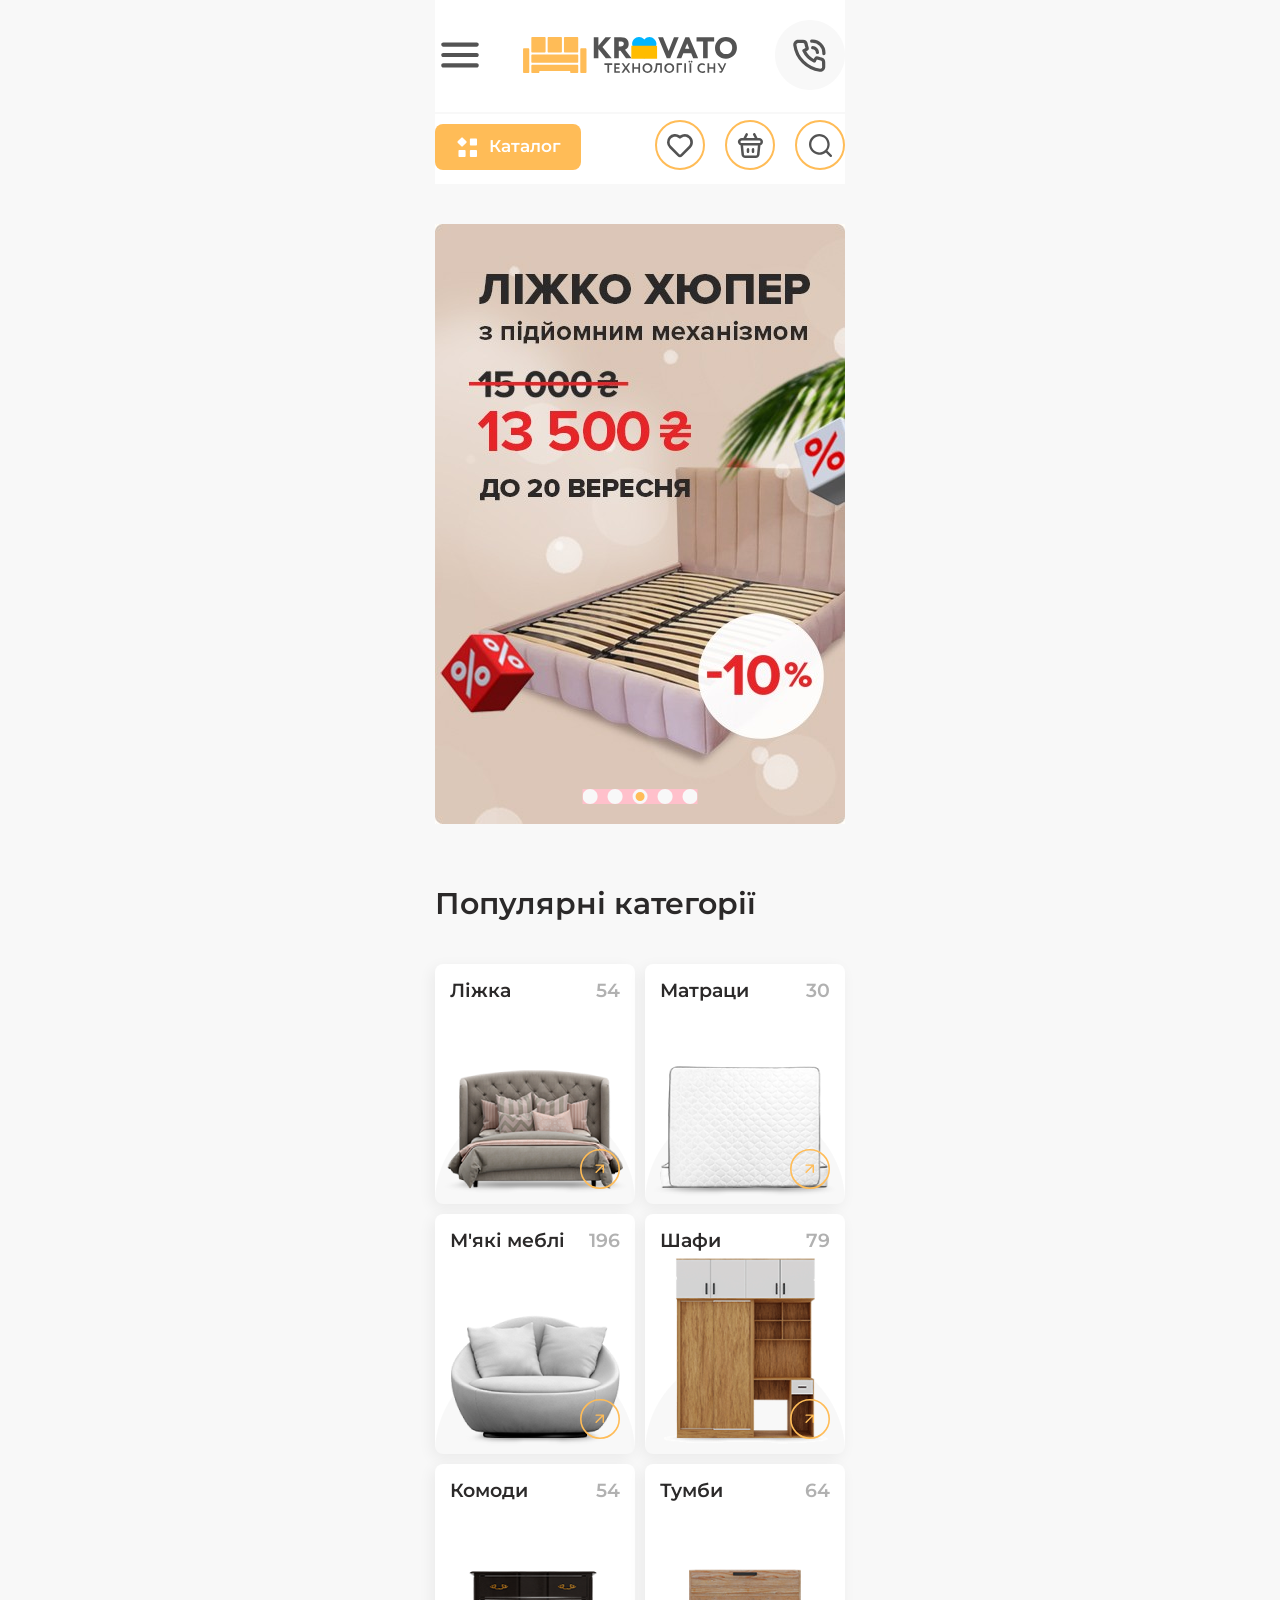
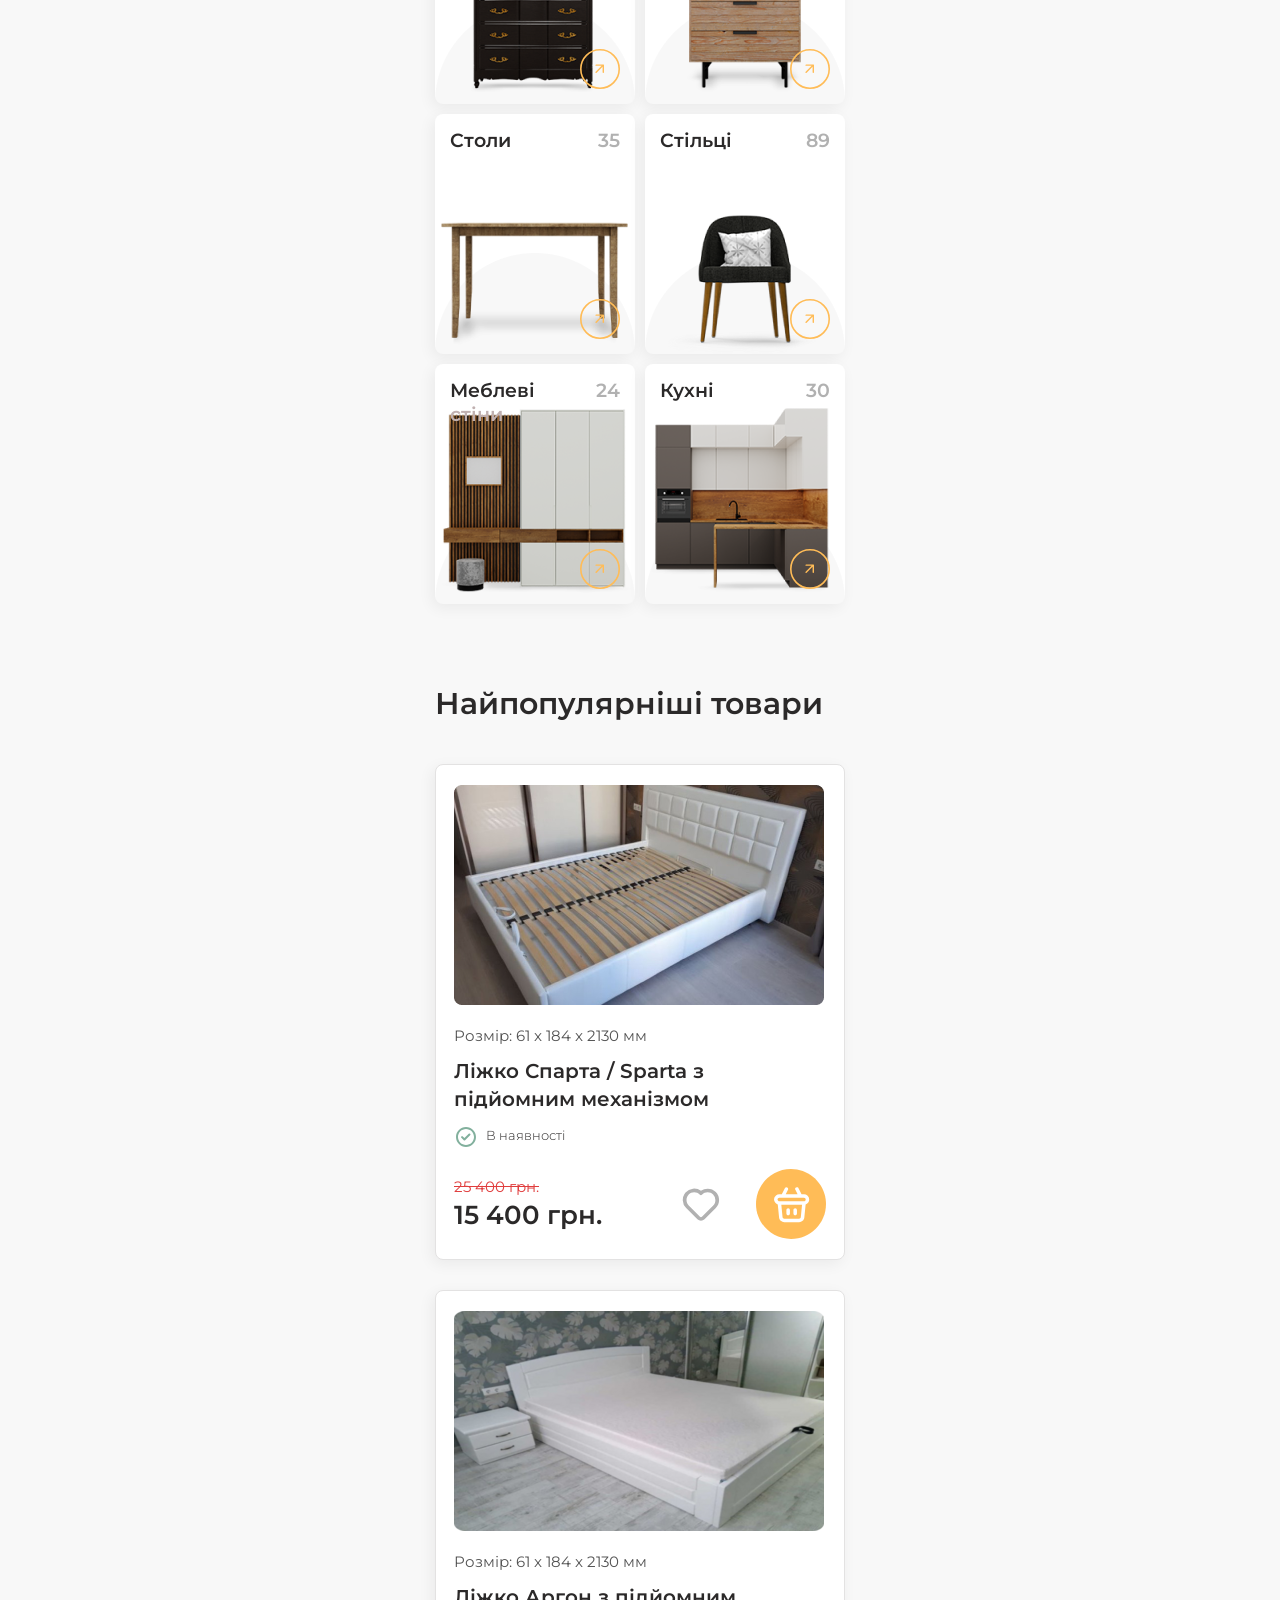
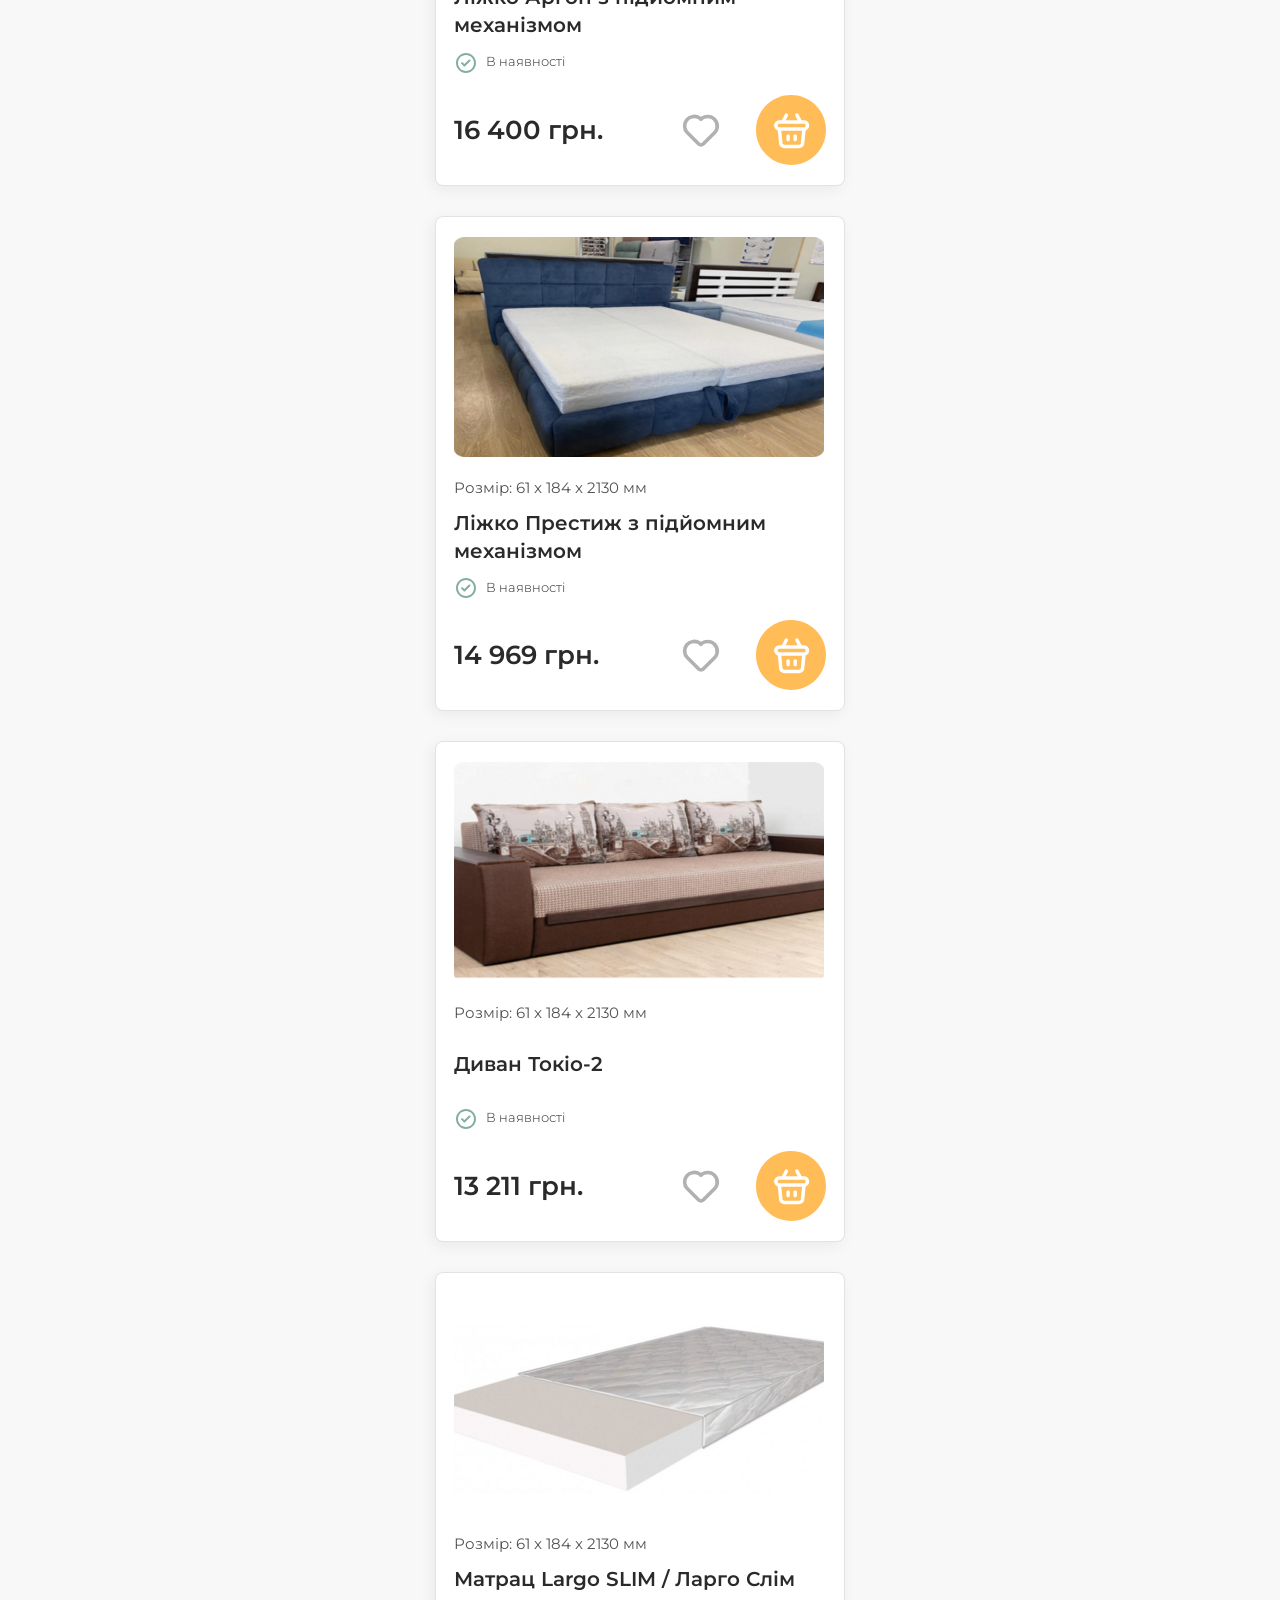
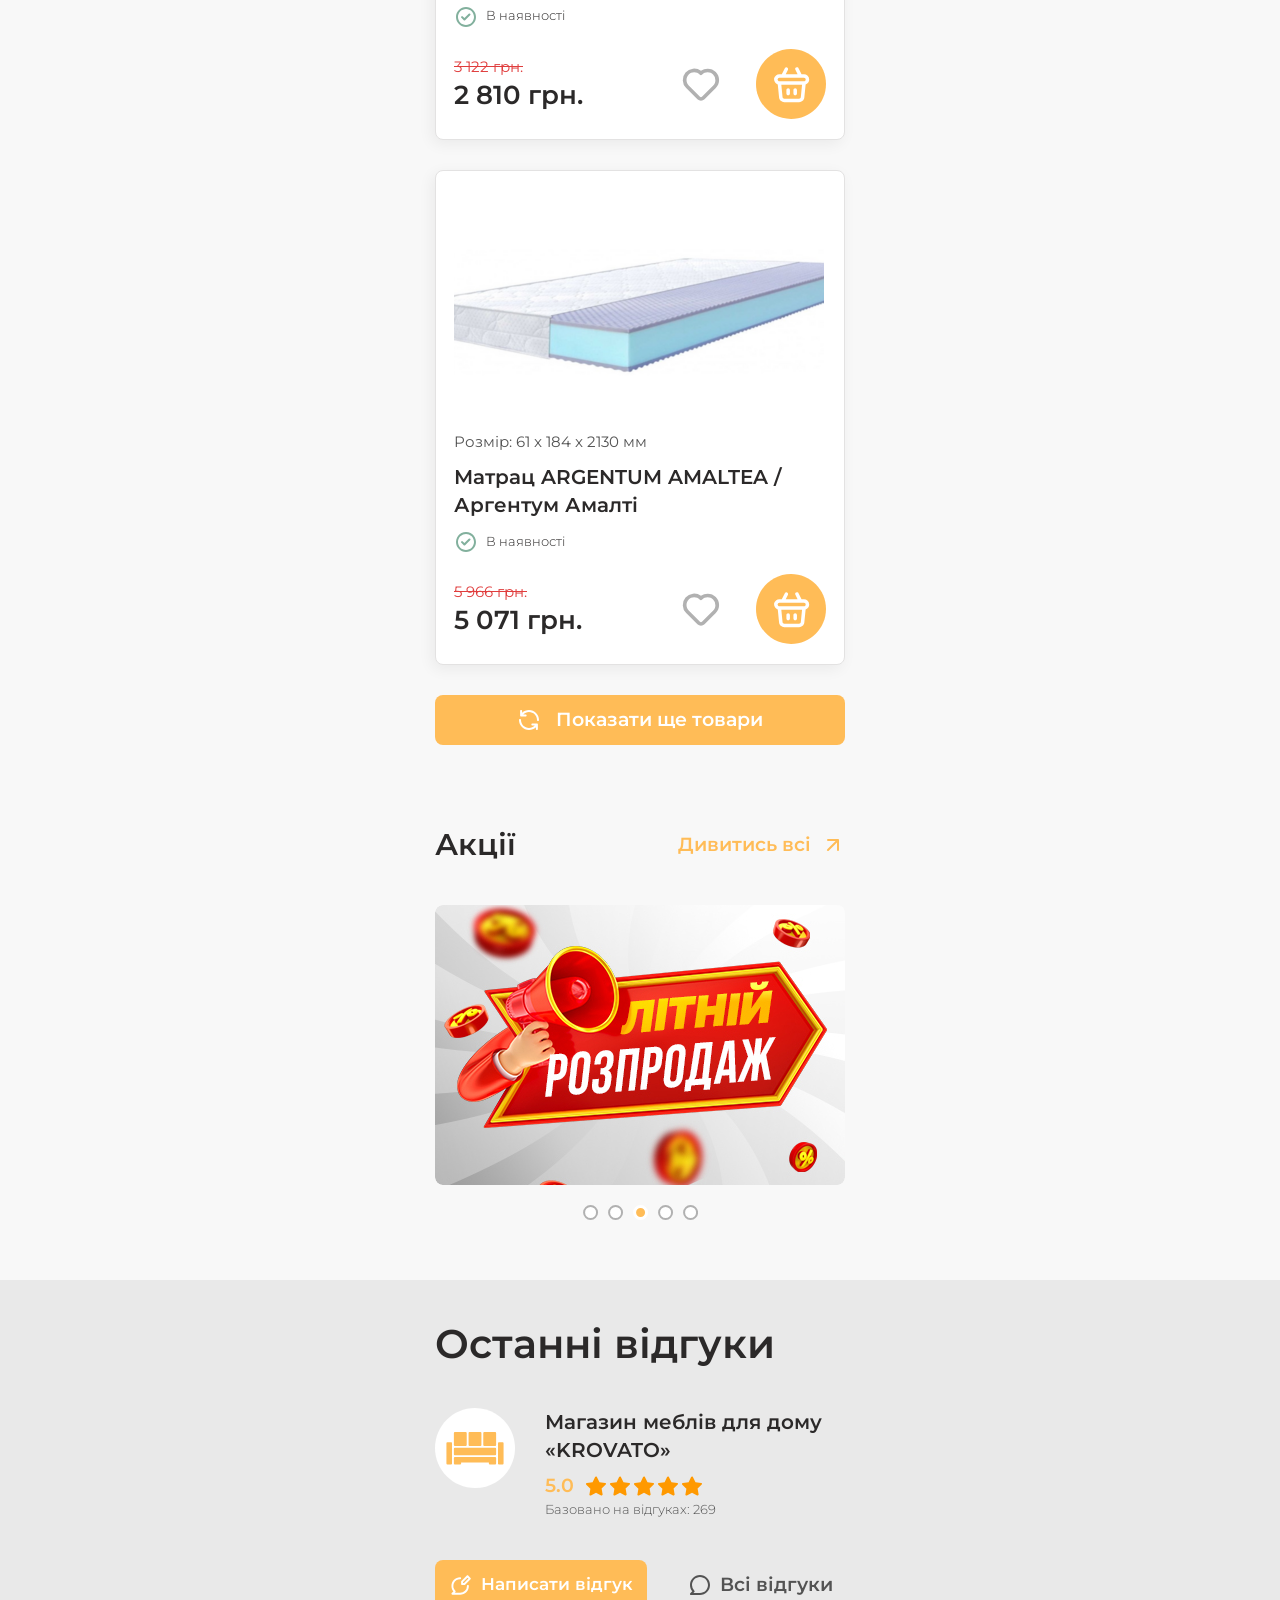
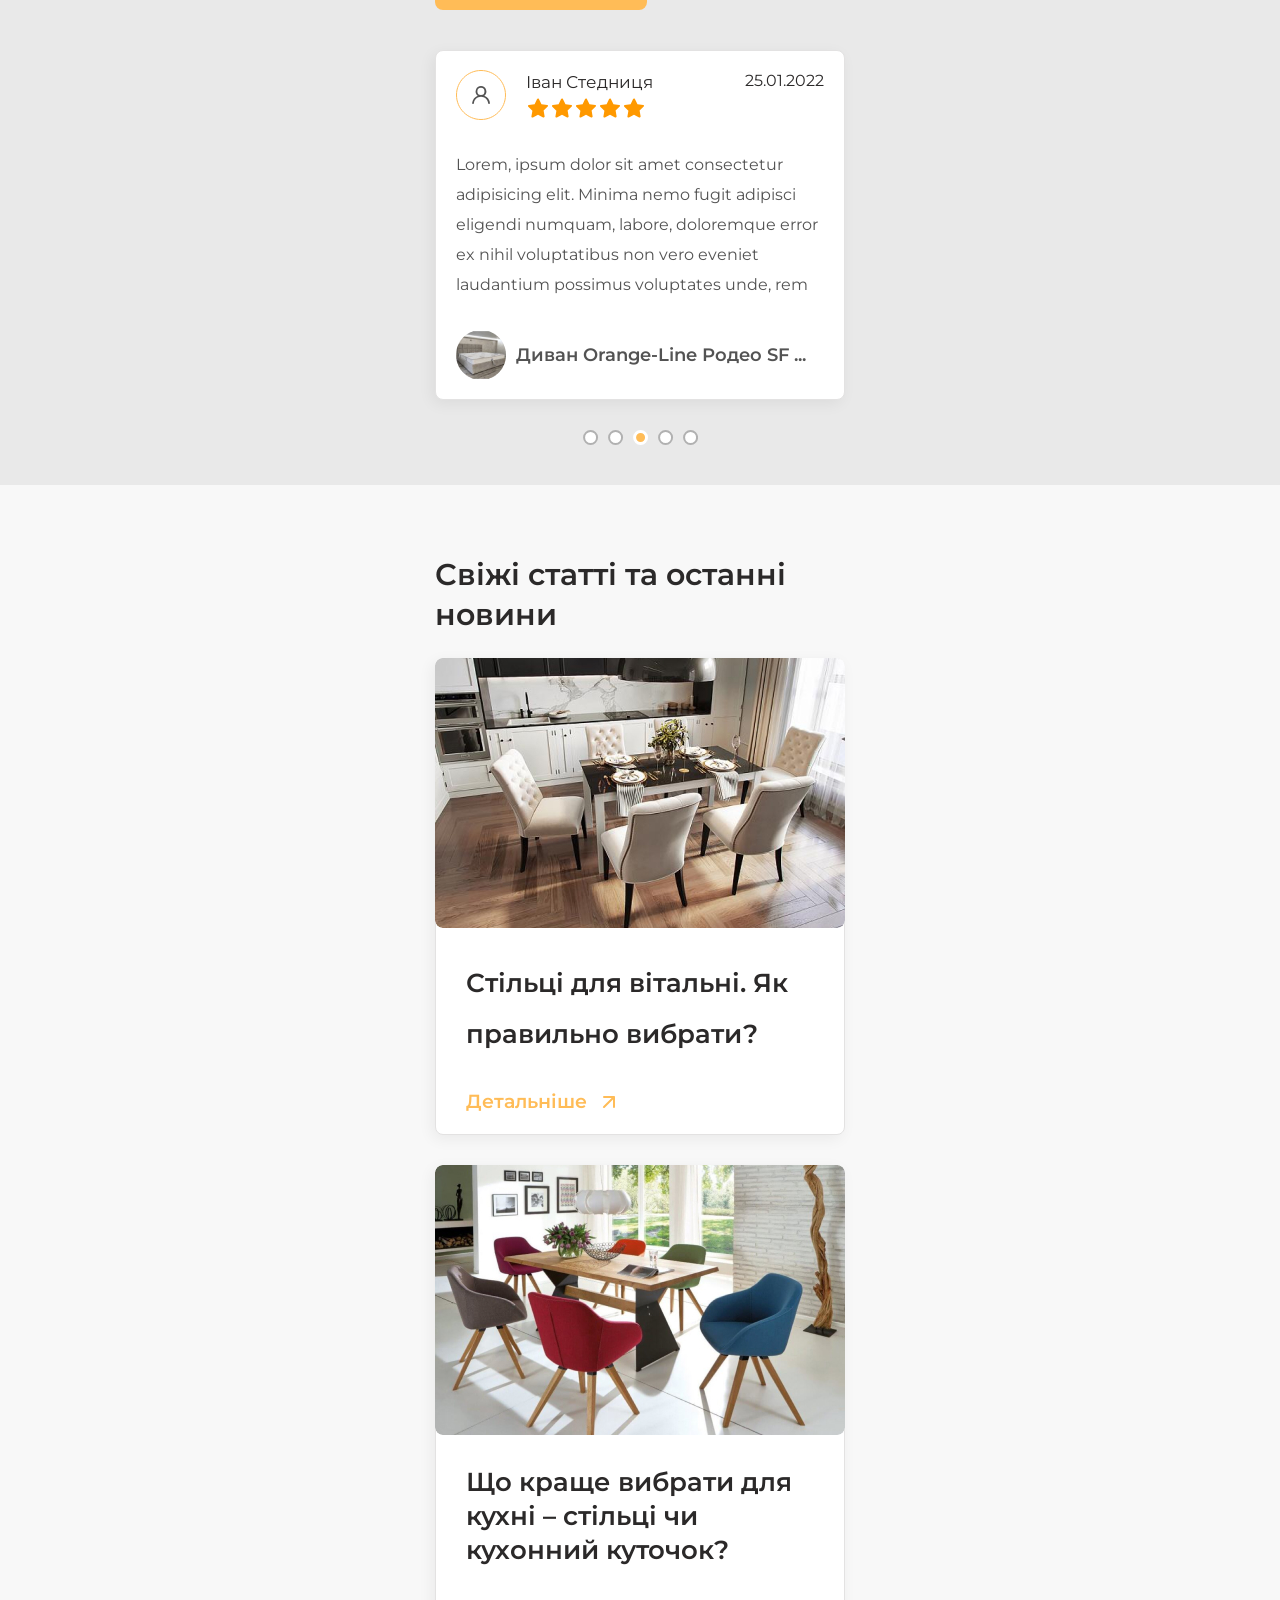
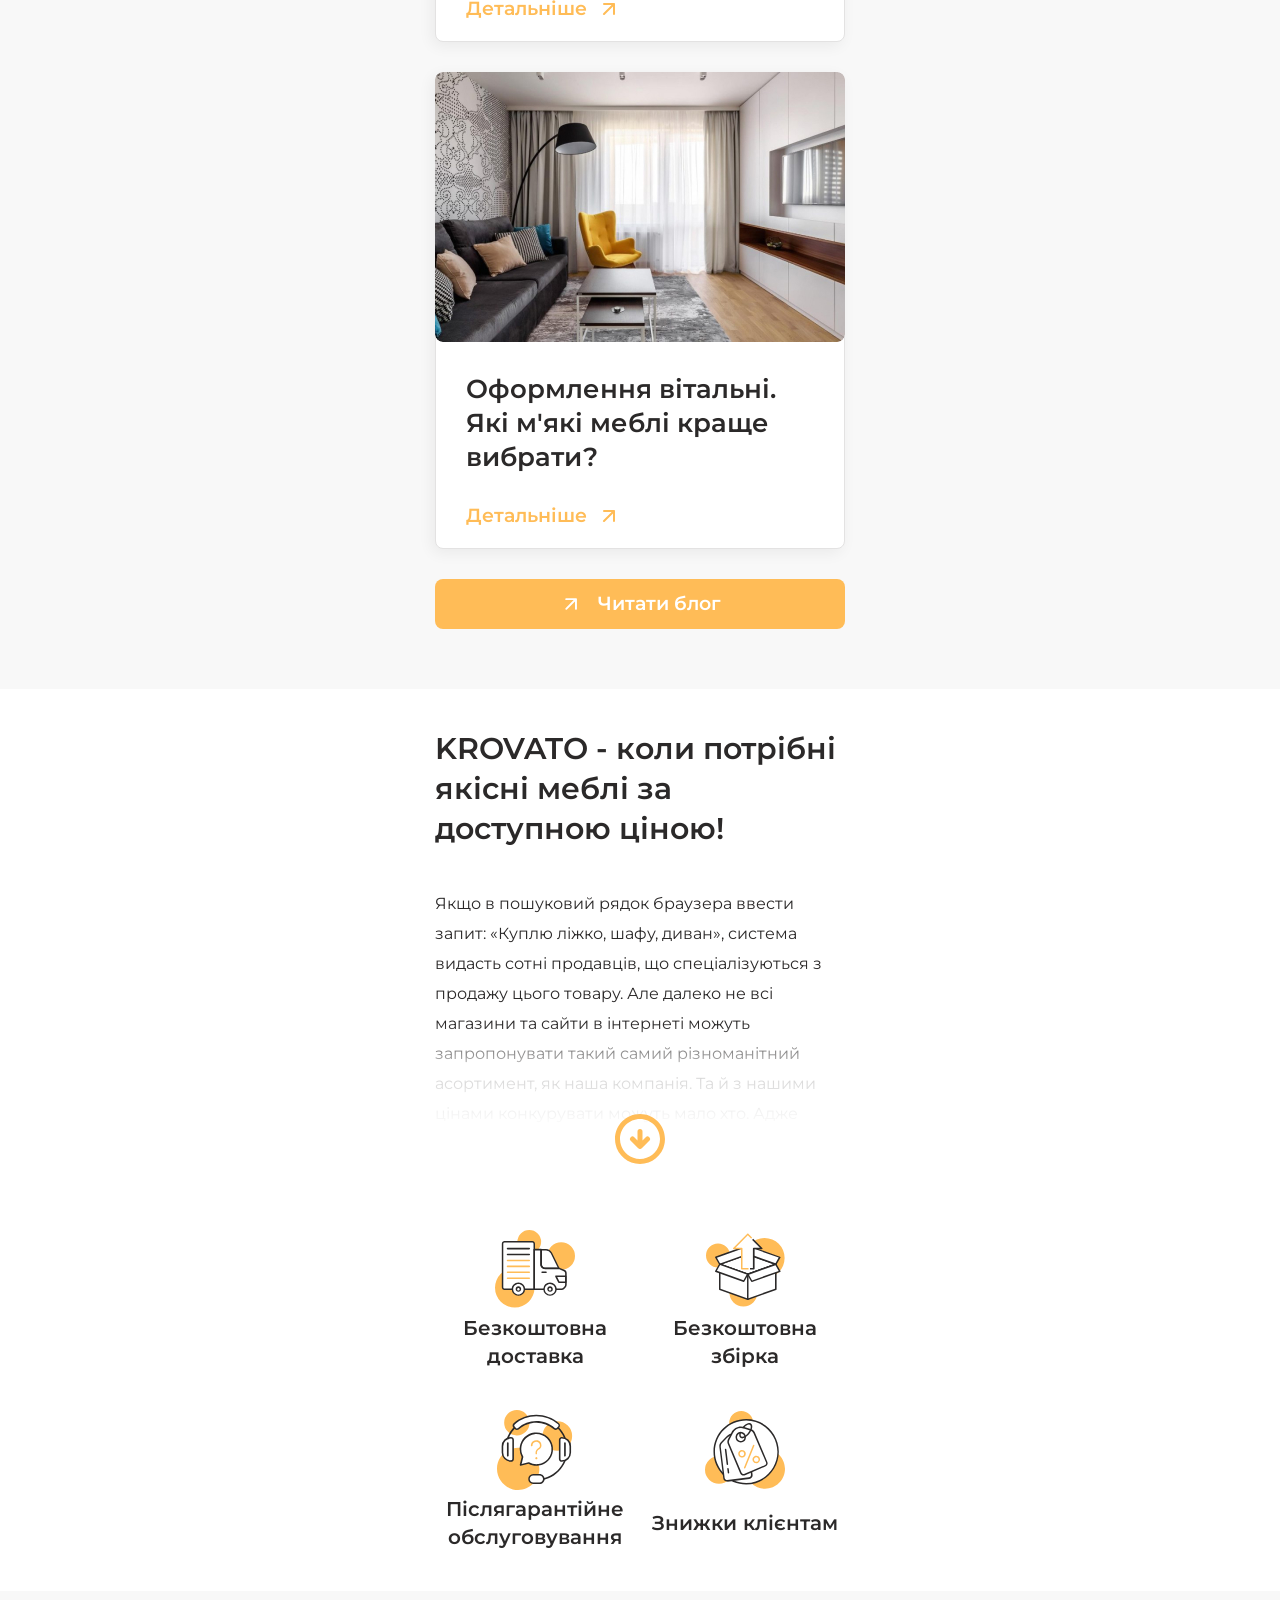
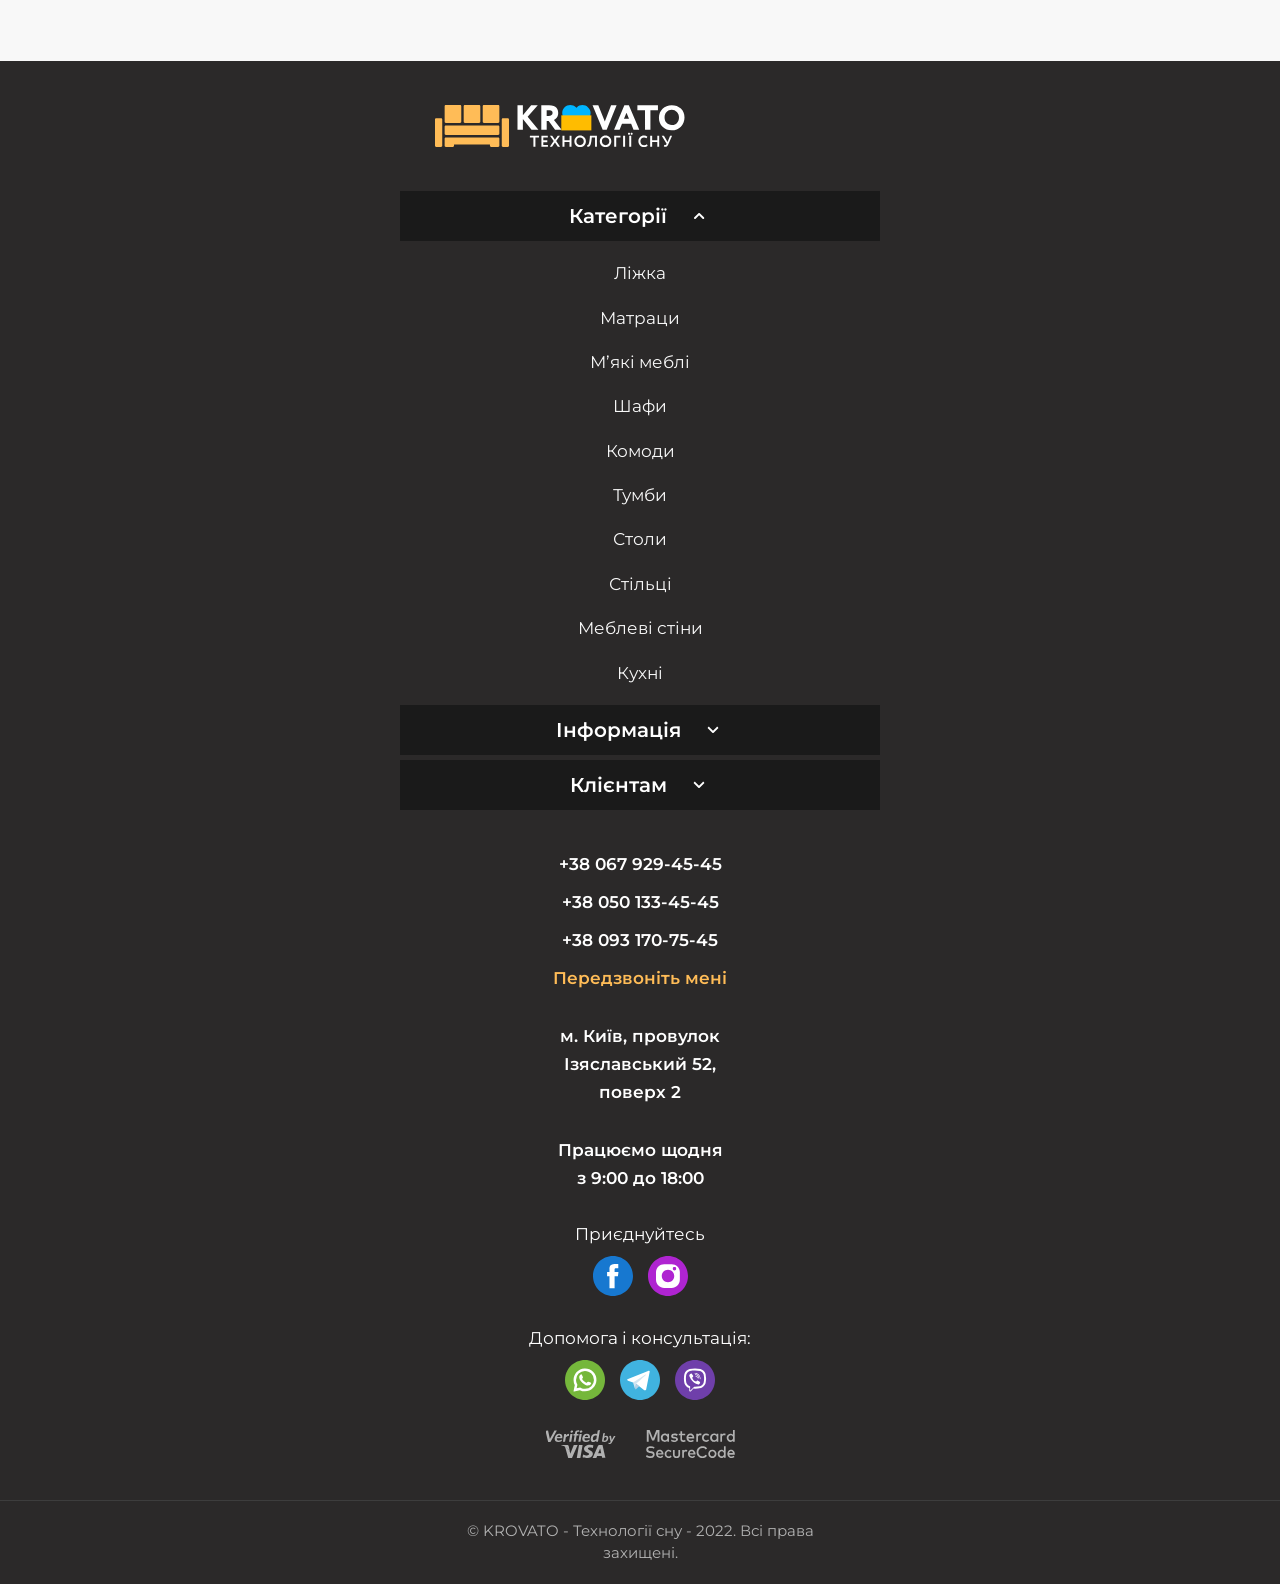
<file: index.html>
<!DOCTYPE html>
<html lang="uk">
  <head>
    <meta charset="UTF-8" />
    <meta name="viewport" content="width=device-width, initial-scale=1.0" />
    <title>Shop of beds</title>
    <link rel="preconnect" href="https://fonts.googleapis.com" />
    <link rel="preconnect" href="https://fonts.gstatic.com" crossorigin />
    <link
      href="https://fonts.googleapis.com/css2?family=Montserrat:wght@300;400;600;700&display=swap"
      rel="stylesheet"
    />
    <link
      rel="stylesheet"
      href="https://cdnjs.cloudflare.com/ajax/libs/animate.css/4.1.1/animate.min.css"
    />
    <link
      rel="stylesheet"
      href="https://cdnjs.cloudflare.com/ajax/libs/modern-normalize/2.0.0/modern-normalize.min.css"
    />
    <link rel="stylesheet" href="./css/styles.css" />
  </head>
  <body>
    <!-- ХЕДЕР -->
    <header class="header">
      <nav class="container header-container">
        <div class="about-help">
          <ul class="list list-about">
            <li class="item-about">
              <a href="#" class="link-about">Про нас</a>
            </li>
            <li class="item-about">
              <a href="#" class="link-about">Оплата</a>
            </li>
            <li class="item-about">
              <a href="#" class="link-about">Доставка та збірка</a>
            </li>
            <li class="item-about">
              <a href="#" class="link-about">Відгуки</a>
            </li>
            <li class="item-about"><a href="#" class="link-about">Блог</a></li>
            <li class="item-about">
              <a href="#" class="link-about">Контакти</a>
            </li>
          </ul>
          <div class="wrapper-help">
            <p class="help-consul">Допомога і консультація:</p>
            <ul class="list list-help">
              <li class="item-help">
                <a
                  href="#"
                  aria-label="Посилання на вацап"
                  target="_blank"
                  rel="noopener noreferrer nofollow"
                  class="link-help"
                >
                  <svg class="icon-help">
                    <use href="./images/sprite.svg#watsapp"></use>
                  </svg>
                </a>
              </li>
              <li class="item-help">
                <a
                  href="#"
                  aria-label="Посилання на телеграм"
                  target="_blank"
                  rel="noopener nofollow noreferrer"
                  class="link-help"
                >
                  <svg class="icon-help">
                    <use href="./images/sprite.svg#telegram"></use>
                  </svg>
                </a>
              </li>
              <li class="item-help">
                <a
                  href="#"
                  aria-label="Посилання на вайбер"
                  target="_blank"
                  rel="noopener nofollow noreferrer"
                  class="link-help"
                >
                  <svg class="icon-help">
                    <use href="./images/sprite.svg#viber"></use>
                  </svg>
                </a>
              </li>
            </ul>
          </div>
        </div>
        <div class="header-bg">
          <div class="header-middle">
            <button type="button" class="burger-button">
              <svg class="burger-icon">
                <use href="./images/sprite.svg#burger-icon"></use>
              </svg>
            </button>
            <a href="./index.html" class="link-header">
              <svg class="logo-header">
                <use href="./images/sprite.svg#logo-header"></use>
              </svg>
            </a>
            <button type="button" class="icon-large icon-button button-mobile">
              <svg class="icon-phone">
                <use href="./images/sprite.svg#telephone"></use>
              </svg>
            </button>
            <button type="button" class="button catalog">
              <svg class="icon-catalog" width="24" height="24">
                <use href="./images/sprite.svg#catalog-menu"></use>
              </svg>
              Каталог
            </button>
            <form name="form_search" class="form-search">
              <input
                type="text"
                name="text"
                placeholder="Пошук товарів"
                class="form-input"
              />
              <button type="submit" class="button-search">
                <svg class="icon-small icon-search">
                  <use href="./images/sprite.svg#search"></use>
                </svg>
              </button>
            </form>
            <div class="main-feedback">
              <button type="button" class="icon-large icon-button">
                <svg class="icon-phone">
                  <use href="./images/sprite.svg#telephone"></use>
                </svg>
              </button>
              <div class="hours-tel">
                <p class="work-hours">Щодня з 9:00 до 18:00</p>
                <a href="tel:0679294545" class="header-tel">067 929-45-45</a>
              </div>
              <button type="button" class="icon-small icon-button">
                <svg class="icon-phone">
                  <use href="./images/sprite.svg#arrow-down"></use>
                </svg>
              </button>
              <div class="feedback">
                <a href="tel:+0501334545" class="header-tel useful"
                  >050 133-45-45
                </a>
                <a href="tel:+0931707545" class="header-tel useful"
                  >093 170-75-45</a
                >
                <p class="text-item">Передзвоніть мені</p>
              </div>
            </div>
            <div class="header-buttons">
              <button type="button" class="obrane">
                <svg class="icon-header">
                  <use href="./images/sprite.svg#obrane-header"></use>
                </svg>
              </button>
              <button type="button" class="obrane">
                <svg class="icon-header">
                  <use href="./images/sprite.svg#korzina-heder"></use>
                </svg>
              </button>
              <button type="button" class="obrane basket">
                <svg class="icon-header">
                  <use href="./images/sprite.svg#icon-search"></use>
                </svg>
              </button>
            </div>
          </div>
          <div class="list-wrapper">
            <ul class="icons-list list">
              <li class="icons-item animate__animated animate__backInRight">
                <a href="#" class="icons-link transformation">
                  <svg class="icons-shares">
                    <use href="./images/sprite.svg#star"></use>
                  </svg>
                  Акції</a
                >
              </li>
              <li class="icons-item animate__animated animate__backInRight">
                <a href="#" class="icons-link transformation">
                  <svg class="icons-shares">
                    <use href="./images/sprite.svg#procent"></use>
                  </svg>
                  Розпродаж</a
                >
              </li>
              <li class="icons-item animate__animated animate__backInRight">
                <a href="#" class="icons-link transformation">
                  <svg class="icons-shares">
                    <use href="./images/sprite.svg#credit"></use>
                  </svg>
                  Купити в кредит</a
                >
              </li>
            </ul>
            <ul class="species-list list">
              <li class="species-item animate__animated animate__backInLeft">
                <a href="#" class="species-link transformation">Дитяча</a>
              </li>
              <li class="species-item animate__animated animate__backInLeft">
                <a href="#" class="species-link transformation">Кухня</a>
              </li>
              <li class="species-item animate__animated animate__backInLeft">
                <a href="#" class="species-link transformation">Ванна</a>
              </li>
              <li class="species-item animate__animated animate__backInLeft">
                <a href="#" class="species-link transformation">Спальня</a>
              </li>
              <li class="species-item animate__animated animate__backInLeft">
                <a href="#" class="species-link transformation">Передпокій</a>
              </li>
              <li class="species-item animate__animated animate__backInLeft">
                <a href="#" class="species-link transformation">Вітальня</a>
              </li>
              <li class="species-item animate__animated animate__backInLeft">
                <a href="#" class="species-link transformation">Офіс</a>
              </li>
            </ul>
          </div>
        </div>
      </nav>
    </header>
    <main>
      <!-- ГЕРОЙ -->
      <section class="section slider">
        <div class="container">
          <h1 class="visually-hidden">Ліжко хюпер</h1>
          <div class="wrapper-slider">
            <picture>
              <!-- desttop  -->
              <source
                media="(min-width:1320px)"
                srcset="
                  ./images/slider/desktop-slider.jpg    1x,
                  ./images/slider/desktop-slider-2x.jpg 2x
                "
                type="image/jpg"
              />
              <source
                media="(min-width:1320px)"
                srcset="
                  ./images/slider/desktop-slider.webp    1x,
                  ./images/slider/desktop-slider-2x.webp 2x
                "
                type="image/webp"
              />
              <!-- mobile  -->
              <source
                media="(max-width:1319px)"
                srcset="
                  ./images/slider/mobile-slider.jpg    1x,
                  ./images/slider/mobile-slider-2x.jpg 2x
                "
                type="image/jpg"
              />
              <source
                media="(max-width:1319px)"
                srcset="
                  ./images/slider/mobile-slider.webp    1x,
                  ./images/slider/mobile-slider-2x.webp 2x
                "
                type="image/webp"
              />
              <img src="./images/slider/mobile-slider.jpg" alt="слайдер" />
            </picture>
            <svg class="icon-slider" width="115" height="15">
              <use href="./images/sprite.svg#points-mob"></use>
            </svg>
          </div>
        </div>
      </section>
      <!-- ПОПУЛЯРНІ КАТЕГОРІЇ -->
      <section class="section popular-categories">
        <div class="container">
          <h2 class="section-title">Популярні категорії</h2>
          <ul class="list list-categories">
            <li class="item-categories">
              <picture>
                <!-- desktop  -->
                <source
                  media="(min-width:1320px)"
                  srcset="
                    ./images/popular-categoris/desktop-beds.png    1x,
                    ./images/popular-categoris/desktop-beds-2x.png 2x
                  "
                  type="image/png"
                />
                <source
                  media="(min-width:1320px)"
                  srcset="
                    ./images/popular-categoris/desktop-beds.webp    1x,
                    ./images/popular-categoris/desktop-beds-2x.webp 2x
                  "
                  type="image/webp"
                />
                <!-- mobile  -->
                <source
                  media="(max-width:1319px)"
                  srcset="
                    ./images/popular-categoris/mobile-beds.png    1x,
                    ./images/popular-categoris/mobile-beds-2x.png 2x
                  "
                  type="image/png"
                />
                <source
                  media="(max-width:1319px)"
                  srcset="
                    ./images/popular-categoris/mobile-beds.webp    1x,
                    ./images/popular-categoris/mobile-beds-2x.webp 2x
                  "
                  type="image/webp"
                />
                <img
                  src="./images/popular-categoris/mobile-beds.png"
                  alt="ліжка"
                />
              </picture>
              <h3 class="description title-descr">Ліжка</h3>
              <p class="description amount">54</p>
              <a class="icon-large link-categories">
                <svg class="icons-categories">
                  <use href="./images/sprite.svg#arrowright-top"></use>
                </svg>
              </a>
            </li>
            <li class="item-categories">
              <picture>
                <source
                  media="(min-width:1320px)"
                  srcset="
                    ./images/popular-categoris/desktop-matresses.png    1x,
                    ./images/popular-categoris/desktop-matresses-2x.png 2x
                  "
                  type="image/png"
                />
                <source
                  media="(min-width:1320px)"
                  srcset="
                    ./images/popular-categoris/desktop-matresses.webp    1x,
                    ./images/popular-categoris/desktop-matresses-2x.webp 2x
                  "
                  type="image/webp"
                />

                <source
                  media="(max-width:1319px)"
                  srcset="
                    ./images/popular-categoris/mobile-matresses.png    1x,
                    ./images/popular-categoris/mobile-matresses-2x.png 2x
                  "
                  type="image/png"
                />
                <source
                  media="(max-width:1319px)"
                  srcset="
                    ./images/popular-categoris/mobile-matresses.webp    1x,
                    ./images/popular-categoris/mobile-matresses-2x.webp 2x
                  "
                  type="image/webp"
                />
                <img
                  src="./images/popular-categoris/mobile-matresses.png"
                  alt="матраци"
                />
              </picture>
              <h3 class="description title-descr">Матраци</h3>
              <p class="description amount">30</p>
              <a class="icon-large link-categories">
                <svg class="icons-categories">
                  <use href="./images/sprite.svg#arrowright-top"></use>
                </svg>
              </a>
            </li>
            <li class="item-categories">
              <picture>
                <source
                  media="(min-width:1320px)"
                  srcset="
                    ./images/popular-categoris/desktop-soft-furniture.png    1x,
                    ./images/popular-categoris/desktop-soft-furniture-2x.png 2x
                  "
                  type="image/png"
                />
                <source
                  media="(min-width:1320px)"
                  srcset="
                    ./images/popular-categoris/desktop-soft-furniture.webp    1x,
                    ./images/popular-categoris/desktop-soft-furniture-2x.webp 2x
                  "
                  type="image/webp"
                />
                <source
                  media="(max-width:1319px)"
                  srcset="
                    ./images/popular-categoris/mobile-soft-furniture.png    1x,
                    ./images/popular-categoris/mobile-soft-furniture-2x.png 2x
                  "
                  type="image/png"
                />
                <source
                  media="(max-width:1319px)"
                  srcset="
                    ./images/popular-categoris/mobile-soft-furniture.webp    1x,
                    ./images/popular-categoris/mobile-soft-furniture-2x.webp 2x
                  "
                  type="image/webp"
                />
                <img
                  src="./images/popular-categoris/mobile-soft-furniture.png"
                  alt="м'які меблі"
                />
              </picture>
              <h3 class="description title-descr">М'які меблі</h3>
              <p class="description amount">196</p>
              <a class="icon-large link-categories">
                <svg class="icons-categories">
                  <use href="./images/sprite.svg#arrowright-top"></use>
                </svg>
              </a>
            </li>
            <li class="item-categories">
              <picture>
                <source
                  media="(min-width:1320px)"
                  srcset="
                    ./images/popular-categoris/desktop-wardrodes.png    1x,
                    ./images/popular-categoris/desktop-wardrodes-2x.png 2x
                  "
                  type="image/png"
                />
                <source
                  media="(min-width:1320px)"
                  srcset="
                    ./images/popular-categoris/desktop-wardrodes.webp    1x,
                    ./images/popular-categoris/desktop-wardrodes-2x.webp 2x
                  "
                  type="image/webp"
                />
                <source
                  media="(max-width:1319px)"
                  srcset="
                    ./images/popular-categoris/mobile-wardrodes.png    1x,
                    ./images/popular-categoris/mobile-wardrodes-2x.png 2x
                  "
                  type="image/png"
                />
                <source
                  media="(max-width:1319px)"
                  srcset="
                    ./images/popular-categoris/mobile-wardrodes.webp    1x,
                    ./images/popular-categoris/mobile-wardrodes-2x.webp 2x
                  "
                  type="image/webp"
                />
                <img
                  src="./images/popular-categoris/mobile-wardrodes.png"
                  alt="шафи"
                />
              </picture>
              <h3 class="description title-descr">Шафи</h3>
              <p class="description amount">79</p>
              <a class="icon-large link-categories">
                <svg class="icons-categories">
                  <use href="./images/sprite.svg#arrowright-top"></use>
                </svg>
              </a>
            </li>
            <li class="item-categories">
              <picture>
                <source
                  media="(min-width:1320px)"
                  srcset="
                    ./images/popular-categoris/desktop-comodes.png    1x,
                    ./images/popular-categoris/desktop-comodes-2x.png 2x
                  "
                  type="image/png"
                />
                <source
                  media="(min-width:1320px)"
                  srcset="
                    ./images/popular-categoris/desktop-comodes.webp    1x,
                    ./images/popular-categoris/desktop-comodes-2x.webp 2x
                  "
                  type="image/webp"
                />

                <source
                  media="(max-width:1319px)"
                  srcset="
                    ./images/popular-categoris/mobile-comodes.png    1x,
                    ./images/popular-categoris/mobile-comodes-2x.png 2x
                  "
                  type="image/png"
                />
                <source
                  media="(max-width:1319px)"
                  srcset="
                    ./images/popular-categoris/mobile-comodes.webp    1x,
                    ./images/popular-categoris/mobile-comodes-2x.webp 2x
                  "
                  type="image/webp"
                />
                <img
                  src="./images/popular-categoris/mobile-comodes.png"
                  alt="комоди"
                />
              </picture>
              <h3 class="description title-descr">Комоди</h3>
              <p class="description amount">54</p>
              <a class="icon-large link-categories">
                <svg class="icons-categories">
                  <use href="./images/sprite.svg#arrowright-top"></use>
                </svg>
              </a>
            </li>
            <li class="item-categories">
              <picture>
                <source
                  media="(min-width:1320px)"
                  srcset="
                    ./images/popular-categoris/desktop-thumbs.png    1x,
                    ./images/popular-categoris/desktop-thumbs-2x.png 2x
                  "
                  type="image/png"
                />
                <source
                  media="(min-width:1320px)"
                  srcset="
                    ./images/popular-categoris/desktop-thumbs.webp    1x,
                    ./images/popular-categoris/desktop-thumbs-2x.webp 2x
                  "
                  type="image/webp"
                />
                <source
                  media="(max-width:1319px)"
                  srcset="
                    ./images/popular-categoris/mobile-thumbs.png    1x,
                    ./images/popular-categoris/mobile-thumbs-2x.png 2x
                  "
                  type="image/png"
                />
                <source
                  media="(max-width:1319px)"
                  srcset="
                    ./images/popular-categoris/mobile-thumbs.webp    1x,
                    ./images/popular-categoris/mobile-thumbs-2x.webp 2x
                  "
                  type="image/webp"
                />
                <img
                  src="./images/popular-categoris/mobile-thumbs.png"
                  alt=""
                />
              </picture>
              <h3 class="description title-descr">Тумби</h3>
              <p class="description amount">64</p>
              <a class="icon-large link-categories">
                <svg class="icons-categories">
                  <use href="./images/sprite.svg#arrowright-top"></use>
                </svg>
              </a>
            </li>
            <li class="item-categories">
              <picture>
                <source
                  media="(min-width:1320px)"
                  srcset="
                    ./images/popular-categoris/desktop-tables.png    1x,
                    ./images/popular-categoris/desktop-tables-2x.png 2x
                  "
                  type="image/png"
                />
                <source
                  media="(min-width:1320px)"
                  srcset="
                    ./images/popular-categoris/desktop-tables.webp    1x,
                    ./images/popular-categoris/desktop-tables-2x.webp 2x
                  "
                  type="image/webp"
                />

                <source
                  media="(max-width:1319px)"
                  srcset="
                    ./images/popular-categoris/mobile-tables.png    1x,
                    ./images/popular-categoris/mobile-tables-2x.png 2x
                  "
                  type="image/png"
                />
                <source
                  media="(max-width:1319px)"
                  srcset="
                    ./images/popular-categoris/mobile-tables.webp    1x,
                    ./images/popular-categoris/mobile-tables-2x.webp 2x
                  "
                  type="image/webp"
                />
                <img
                  src="./images/popular-categoris/mobile-tables.png"
                  alt="Столи"
                />
              </picture>
              <h3 class="description title-descr">Столи</h3>
              <p class="description amount">35</p>
              <a class="icon-large link-categories">
                <svg class="icons-categories">
                  <use href="./images/sprite.svg#arrowright-top"></use>
                </svg>
              </a>
            </li>
            <li class="item-categories">
              <picture>
                <source
                  media="(min-width:1320px)"
                  srcset="
                    ./images/popular-categoris/desktop-chairs.png    1x,
                    ./images/popular-categoris/desktop-chairs-2x.png 2x
                  "
                  type="image/png"
                />
                <source
                  media="(min-width:1320px)"
                  srcset="
                    ./images/popular-categoris/desktop-chairs.webp    1x,
                    ./images/popular-categoris/desktop-chairs-2x.webp 2x
                  "
                  type="image/webp"
                />

                <source
                  media="(max-width:1319px)"
                  srcset="
                    ./images/popular-categoris/mobile-chairs.png    1x,
                    ./images/popular-categoris/mobile-chairs-2x.png 2x
                  "
                  type="image/png"
                />
                <source
                  media="(max-width:1319px)"
                  srcset="
                    ./images/popular-categoris/mobile-chairs.webp    1x,
                    ./images/popular-categoris/mobile-chairs-2x.webp 2x
                  "
                  type="image/webp"
                />
                <img
                  src="./images/popular-categoris/mobile-chairs.png"
                  alt="Стільці"
                />
              </picture>
              <h3 class="description title-descr">Стільці</h3>
              <p class="description amount">89</p>
              <a class="icon-large link-categories">
                <svg class="icons-categories">
                  <use href="./images/sprite.svg#arrowright-top"></use>
                </svg>
              </a>
            </li>
            <li class="item-categories">
              <picture>
                <source
                  media="(min-width:1320px)"
                  srcset="
                    ./images/popular-categoris/desktop-furniture-walls.png    1x,
                    ./images/popular-categoris/desktop-furniture-walls-2x.png 2x
                  "
                  type="image/png"
                />
                <source
                  media="(min-width:1320px)"
                  srcset="
                    ./images/popular-categoris/desktop-furniture-walls.webp    1x,
                    ./images/popular-categoris/desktop-furniture-walls-2x.webp 2x
                  "
                  type="image/webp"
                />

                <source
                  media="(max-width:1319px)"
                  srcset="
                    ./images/popular-categoris/mobile-furniture-walls.png    1x,
                    ./images/popular-categoris/mobile-furniture-walls-2x.png 2x
                  "
                  type="image/png"
                />
                <source
                  media="(max-width:1319px)"
                  srcset="
                    ./images/popular-categoris/mobile-furniture-walls.webp    1x,
                    ./images/popular-categoris/mobile-furniture-walls-2x.webp 2x
                  "
                  type="image/webp"
                />
                <img
                  src="./images/popular-categoris/mobile-furniture-walls.png"
                  alt="Меблева стіни"
                />
              </picture>
              <h3 class="description title-descr">
                Меблеві <span class="furniture-walls">стіни</span>
              </h3>
              <p class="description amount">24</p>
              <a class="icon-large link-categories">
                <svg class="icons-categories">
                  <use href="./images/sprite.svg#arrowright-top"></use>
                </svg>
              </a>
            </li>
            <li class="item-categories">
              <picture>
                <source
                  media="(min-width:1320px)"
                  srcset="
                    ./images/popular-categoris/desktop-kitchens.png    1x,
                    ./images/popular-categoris/desktop-kitchens-2x.png 2x
                  "
                  type="image/png"
                />
                <source
                  media="(min-width:1320px)"
                  srcset="
                    ./images/popular-categoris/desktop-kitchens.webp    1x,
                    ./images/popular-categoris/desktop-kitchens-2x.webp 2x
                  "
                  type="image/webp"
                />

                <source
                  media="(max-width:1319px)"
                  srcset="
                    ./images/popular-categoris/mobile-kitchens.png    1x,
                    ./images/popular-categoris/mobile-kitchens-2x.png 2x
                  "
                  type="image/png"
                />
                <source
                  media="(max-width:1319px)"
                  srcset="
                    ./images/popular-categoris/mobile-kitchens.webp    1x,
                    ./images/popular-categoris/mobile-kitchens-2x.webp 2x
                  "
                  type="image/webp"
                />
                <img
                  src="./images/popular-categoris/mobile-kitchens.png"
                  alt="Кухні"
                />
              </picture>
              <h3 class="description title-descr">Кухні</h3>
              <p class="description amount">30</p>
              <a class="icon-large link-categories">
                <svg class="icons-categories">
                  <use href="./images/sprite.svg#arrowright-top"></use>
                </svg>
              </a>
            </li>
          </ul>
        </div>
      </section>
      <!-- НАЙПОПУЛЯРНІШІ ТОВАРИ -->
      <section class="section popular-products">
        <div class="container">
          <div class="title-wrapper">
            <h2 class="section-title">Найпопулярніші товари</h2>
            <a href="#" class="view-all"
              >Дивитись всі
              <svg class="icon-small">
                <use href="./images/sprite.svg#arrowview-all"></use>
              </svg>
            </a>
          </div>
          <ul class="list list-products">
            <li class="item-products">
              <a href="#" class="product-card">
                <picture>
                  <source
                    media="(min-width:1320px)"
                    srcset="
                      ./images/popular-products/desktop-bed-sparta.png    1x,
                      ./images/popular-products/desktop-bed-sparta-2x.png 2x
                    "
                    type="image/png"
                  />
                  <source
                    media="(min-width:1320px)"
                    srcset="
                      ./images/popular-products/desktop-bed-sparta.webp    1x,
                      ./images/popular-products/desktop-bed-sparta-2x.webp 2x
                    "
                    type="image/webp"
                  />
                  <source
                    media="(max-width:1319px)"
                    srcset="
                      ./images/popular-products/mobile-bed-sparta.png    1x,
                      ./images/popular-products/mobile-bed-sparta-2x.png 2x
                    "
                    type="image/png"
                  />
                  <source
                    media="(max-width:1319px)"
                    srcset="
                      ./images/popular-products/mobile-bed-sparta.webp    1x,
                      ./images/popular-products/mobile-bed-sparta-2x.webp 2x
                    "
                    type="image/webp"
                  />
                  <img
                    src="./images/popular-products/mobile-bed-sparta.png"
                    alt="ліжко-спарта"
                  />
                </picture>
              </a>
              <div class="product-information">
                <p class="size">Розмір: 61 x 184 x 2130 мм</p>
                <a href="#" class="link-title">
                  <h3 class="sub-title">
                    Ліжко Спарта / Sparta з підйомним механізмом
                  </h3>
                </a>
                <p class="in-stock">
                  <svg class="icon-small icon-checkgreen">
                    <use href="./images/sprite.svg#checkgreen"></use>
                  </svg>
                  В наявності
                </p>
              </div>
              <div class="prices-icons">
                <div class="prices">
                  <p class="past-price">25 400 грн.</p>
                  <p class="current-price">15 400 грн.</p>
                </div>
                <div class="icons-products">
                  <button
                    type="button"
                    class="icon-large button-price button-sire"
                  >
                    <svg class="icon-sire">
                      <use href="./images/sprite.svg#obrane-sire"></use>
                    </svg>
                  </button>
                  <button
                    type="button"
                    class="icon-large button-price button-white"
                  >
                    <svg class="icon-white">
                      <use href="./images/sprite.svg#korzina(white)"></use>
                    </svg>
                  </button>
                </div>
              </div>
            </li>
            <li class="item-products">
              <a href="#" class="product-card">
                <picture>
                  <source
                    media="(min-width:1320px)"
                    srcset="
                      ./images/popular-products/desktop-bed-argon.png    1x,
                      ./images/popular-products/desktop-bed-argon-2x.png 2x
                    "
                    type="image/png"
                  />
                  <source
                    media="(min-width:1320px)"
                    srcset="
                      ./images/popular-products/desktop-bed-argon.webp    1x,
                      ./images/popular-products/desktop-bed-argon-2x.webp 2x
                    "
                    type="image/webp"
                  />
                  <source
                    media="(max-width:1319px)"
                    srcset="
                      ./images/popular-products/mobile-bed-argon.png    1x,
                      ./images/popular-products/mobile-bed-argon-2x.png 2x
                    "
                    type="image/png"
                  />
                  <source
                    media="(max-width:1319px)"
                    srcset="
                      ./images/popular-products/mobile-bed-argon.webp    1x,
                      ./images/popular-products/mobile-bed-argon-2x.webp 2x
                    "
                    type="image/webp"
                  />
                  <img
                    src="./images//popular-products//mobile-bed-argon.png"
                    alt="ліжко-аргон"
                  />
                </picture>
              </a>
              <div class="product-information">
                <p class="size">Розмір: 61 x 184 x 2130 мм</p>
                <a href="#" class="link-title">
                  <h3 class="sub-title">Ліжко Аргон з підйомним механізмом</h3>
                </a>
                <p class="in-stock">
                  <svg class="icon-small icon-checkgreen">
                    <use href="./images/sprite.svg#checkgreen"></use>
                  </svg>
                  В наявності
                </p>
              </div>
              <div class="prices-icons">
                <div class="prices">
                  <p class="current-price">16 400 грн.</p>
                </div>
                <div class="icons-products">
                  <button
                    type="button"
                    class="icon-large button-price button-sire"
                  >
                    <svg class="icon-sire">
                      <use href="./images/sprite.svg#obrane-sire"></use>
                    </svg>
                  </button>
                  <button
                    type="button"
                    class="icon-large button-price button-white"
                  >
                    <svg class="icon-white">
                      <use href="./images/sprite.svg#korzina(white)"></use>
                    </svg>
                  </button>
                </div>
              </div>
            </li>
            <li class="item-products">
              <a href="#" class="product-card">
                <picture>
                  <source
                    media="(min-width:1320px)"
                    srcset="
                      ./images/popular-products/desktop-bed-prestige.png    1x,
                      ./images/popular-products/desktop-bed-prestige-2x.png 2x
                    "
                    type="image/png"
                  />
                  <source
                    media="(min-width:1320px)"
                    srcset="
                      ./images/popular-products/desktop-bed-prestige.webp    1x,
                      ./images/popular-products/desktop-bed-prestige-2x.webp 2x
                    "
                    type="image/webp"
                  />
                  <source
                    media="(max-width:1319px)"
                    srcset="
                      ./images/popular-products/mobile-bed-prestige.png    1x,
                      ./images/popular-products/mobile-bed-prestige-2x.png 2x
                    "
                    type="image/png"
                  />
                  <source
                    media="(max-width:1319px)"
                    srcset="
                      ./images/popular-products/mobile-bed-prestige.webp    1x,
                      ./images/popular-products/mobile-bed-prestige-2x.webp 2x
                    "
                    type="image/webp"
                  />
                  <img
                    src="./images/popular-products/mobile-bed-prestige.png"
                    alt="ліжко-престиж"
                  />
                </picture>
              </a>
              <div class="product-information">
                <p class="size">Розмір: 61 x 184 x 2130 мм</p>
                <a href="#" class="link-title">
                  <h3 class="sub-title">
                    Ліжко Престиж з підйомним механізмом
                  </h3>
                </a>
                <p class="in-stock">
                  <svg class="icon-small icon-checkgreen">
                    <use href="./images/sprite.svg#checkgreen"></use>
                  </svg>
                  В наявності
                </p>
              </div>
              <div class="prices-icons">
                <div class="prices">
                  <p class="current-price">14 969 грн.</p>
                </div>
                <div class="icons-products">
                  <button
                    type="button"
                    class="icon-large button-price button-sire"
                  >
                    <svg class="icon-sire">
                      <use href="./images/sprite.svg#obrane-sire"></use>
                    </svg>
                  </button>
                  <button
                    type="button"
                    class="icon-large button-price button-white"
                  >
                    <svg class="icon-white">
                      <use href="./images/sprite.svg#korzina(white)"></use>
                    </svg>
                  </button>
                </div>
              </div>
            </li>
            <li class="item-products">
              <a href="#" class="product-card">
                <picture>
                  <source
                    media="(min-width:1320px)"
                    srcset="
                      ./images/popular-products/desktop-sofa-tokio-2.png    1x,
                      ./images/popular-products/desktop-sofa-tokio-2-2x.png 2x
                    "
                    type="image/png"
                  />
                  <source
                    media="(min-width:1320px)"
                    srcset="
                      ./images/popular-products/desktop-sofa-tokio-2.webp    1x,
                      ./images/popular-products/desktop-sofa-tokio-2-2x.webp 2x
                    "
                    type="image/webp"
                  />
                  <source
                    media="(max-width:1319px)"
                    srcset="
                      ./images/popular-products/mobile-sofa-tokio-2.png    1x,
                      ./images/popular-products/mobile-sofa-tokio-2-2x.png 2x
                    "
                    type="image/png"
                  />
                  <source
                    media="(max-width:1319px)"
                    srcset="
                      ./images/popular-products/mobile-sofa-tokio-2.webp    1x,
                      ./images/popular-products/mobile-sofa-tokio-2-2x.webp 2x
                    "
                    type="image/webp"
                  />
                  <img
                    src="./images//popular-products/mobile-sofa-tokio-2.png"
                    alt="диван токіо-2"
                  />
                </picture>
              </a>
              <div class="product-information">
                <p class="size">Розмір: 61 x 184 x 2130 мм</p>
                <a href="#" class="link-title">
                  <h3 class="sub-title add-height">Диван Токіо-2</h3>
                </a>
                <p class="in-stock">
                  <svg class="icon-small icon-checkgreen">
                    <use href="./images/sprite.svg#checkgreen"></use>
                  </svg>
                  В наявності
                </p>
              </div>
              <div class="prices-icons">
                <div class="prices">
                  <p class="current-price">13 211 грн.</p>
                </div>
                <div class="icons-products">
                  <button
                    type="button"
                    class="icon-large button-price button-sire"
                  >
                    <svg class="icon-sire">
                      <use href="./images/sprite.svg#obrane-sire"></use>
                    </svg>
                  </button>
                  <button
                    type="button"
                    class="icon-large button-price button-white"
                  >
                    <svg class="icon-white">
                      <use href="./images/sprite.svg#korzina(white)"></use>
                    </svg>
                  </button>
                </div>
              </div>
            </li>
            <li class="item-products">
              <a href="#" class="product-card">
                <picture>
                  <source
                    media="(min-width:1319px)"
                    srcset="
                      ./images/popular-products/desktop-matrass-largo.png    1x,
                      ./images/popular-products/desktop-matrass-largo-2x.png 2x
                    "
                    type="image/png"
                  />
                  <source
                    media="(min-width:1319px)"
                    srcset="
                      ./images/popular-products/desktop-matrass-largo.webp    1x,
                      ./images/popular-products/desktop-matrass-largo-2x.webp 2x
                    "
                    type="image/webp"
                  />
                  <source
                    media="(max-width:1319px)"
                    srcset="
                      ./images/popular-products/mobile-matrass-largo.png    1x,
                      ./images/popular-products/mobile-matrass-largo-2x.png 2x
                    "
                    type="image/png"
                  />
                  <source
                    media="(max-width:1319px)"
                    srcset="
                      ./images/popular-products/mobile-matrass-largo.webp    1x,
                      ./images/popular-products/mobile-matrass-largo-2x.webp 2x
                    "
                    type="image/webp"
                  />
                  <img
                    src="./images/popular-products/mobile-matrass-largo.png"
                    alt="матрац ларго"
                  />
                </picture>
              </a>
              <div class="product-information">
                <p class="size">Розмір: 61 x 184 x 2130 мм</p>
                <a href="#" class="link-title">
                  <h3 class="sub-title">Матрац Largo SLIM / Ларго Слім</h3>
                </a>
                <p class="in-stock">
                  <svg class="icon-small icon-checkgreen">
                    <use href="./images/sprite.svg#checkgreen"></use>
                  </svg>
                  В наявності
                </p>
              </div>
              <div class="prices-icons">
                <div class="prices">
                  <p class="past-price">3 122 грн.</p>
                  <p class="current-price">2 810 грн.</p>
                </div>
                <div class="icons-products">
                  <button
                    type="button"
                    class="icon-large button-price button-sire"
                  >
                    <svg class="icon-sire">
                      <use href="./images/sprite.svg#obrane-sire"></use>
                    </svg>
                  </button>
                  <button
                    type="button"
                    class="icon-large button-price button-white"
                  >
                    <svg class="icon-white">
                      <use href="./images/sprite.svg#korzina(white)"></use>
                    </svg>
                  </button>
                </div>
              </div>
            </li>
            <li class="item-products">
              <a href="#" class="product-card">
                <picture>
                  <source
                    media="(min-width:1319px)"
                    srcset="
                      ./images/popular-products/desktop-matrass-argentum.png    1x,
                      ./images/popular-products/desktop-matrass-argentum-2x.png 2x
                    "
                    type="image/png"
                  />
                  <source
                    media="(min-width:1319px)"
                    srcset="
                      ./images/popular-products/desktop-matrass-argentum.webp    1x,
                      ./images/popular-products/desktop-matrass-argentum-2x.webp 2x
                    "
                    type="image/webp"
                  />
                  <source
                    media="(max-width:1319px)"
                    srcset="
                      ./images/popular-products/mobile-matrass-argentum.png    1x,
                      ./images/popular-products/mobile-matrass-argentum-2x.png 2x
                    "
                    type="image/png"
                  />
                  <source
                    media="(max-width:1319px)"
                    srcset="
                      ./images/popular-products/mobile-matrass-argentum.webp    1x,
                      ./images/popular-products/mobile-matrass-argentum-2x.webp 2x
                    "
                    type="image/webp"
                  />
                  <img
                    src="./images//popular-products/mobile-matrass-argentum.png"
                    alt="матрац аргентум"
                  />
                </picture>
              </a>
              <div class="product-information">
                <p class="size">Розмір: 61 x 184 x 2130 мм</p>
                <a href="#" class="link-title">
                  <h3 class="sub-title">
                    Матрац ARGENTUM AMALTEA / Аргентум Амалті
                  </h3>
                </a>
                <p class="in-stock">
                  <svg class="icon-small icon-checkgreen">
                    <use href="./images/sprite.svg#checkgreen"></use>
                  </svg>
                  В наявності
                </p>
              </div>
              <div class="prices-icons">
                <div class="prices">
                  <p class="past-price">5 966 грн.</p>
                  <p class="current-price">5 071 грн.</p>
                </div>
                <div class="icons-products">
                  <button
                    type="button"
                    class="icon-large button-price button-sire"
                  >
                    <svg class="icon-sire">
                      <use href="./images/sprite.svg#obrane-sire"></use>
                    </svg>
                  </button>
                  <button
                    type="button"
                    class="icon-large button-price button-white"
                  >
                    <svg class="icon-white">
                      <use href="./images/sprite.svg#korzina(white)"></use>
                    </svg>
                  </button>
                </div>
              </div>
            </li>
            <li class="item-products">
              <a href="#" class="product-card">
                <picture>
                  <source
                    media="(min-width:1320px)"
                    srcset="
                      ./images/popular-products/desktop-sofa-bravo.png    1x,
                      ./images/popular-products/desktop-sofa-bravo-2x.png 2x
                    "
                    type="image/png"
                  />
                  <source
                    media="(min-width:1320px)"
                    srcset="
                      ./images/popular-products/desktop-sofa-bravo.webp    1x,
                      ./images/popular-products/desktop-sofa-bravo-2x.webp 2x
                    "
                    type="image/webp"
                  />
                  <source
                    media="(max-width:1319px)"
                    srcset="
                      ./images/popular-products/mobile-sofa-bravo.png    1x,
                      ./images/popular-products/mobile-sofa-bravo-2x.png 2x
                    "
                    type="image/png"
                  />
                  <source
                    media="(max-width:1319px)"
                    srcset="
                      ./images/popular-products/mobile-sofa-bravo.webp    1x,
                      ./images/popular-products/mobile-sofa-bravo-2x.webp 2x
                    "
                    type="image/webp"
                  />
                  <img
                    src="./images//popular-products/mobile-sofa-bravo.png"
                    alt="диван браво"
                  />
                </picture>
              </a>
              <div class="product-information">
                <p class="size">Розмір: 61 x 184 x 2130 мм</p>
                <a href="#" class="link-title">
                  <h3 class="sub-title add-height">Диван Браво</h3>
                </a>
                <p class="in-stock">
                  <svg class="icon-small icon-checkgreen">
                    <use href="./images/sprite.svg#checkgreen"></use>
                  </svg>
                  В наявності
                </p>
              </div>
              <div class="prices-icons">
                <div class="prices">
                  <p class="current-price">10 008 грн.</p>
                </div>
                <div class="icons-products">
                  <button
                    type="button"
                    class="icon-large button-price button-sire"
                  >
                    <svg class="icon-sire">
                      <use href="./images/sprite.svg#obrane-sire"></use>
                    </svg>
                  </button>
                  <button
                    type="button"
                    class="icon-large button-price button-white"
                  >
                    <svg class="icon-white">
                      <use href="./images/sprite.svg#korzina(white)"></use>
                    </svg>
                  </button>
                </div>
              </div>
            </li>
            <li class="item-products">
              <a href="#" class="product-card">
                <picture>
                  <source
                    media="(min-width:1320px)"
                    srcset="
                      ./images/popular-products/desktop-mk-5.png    1x,
                      ./images/popular-products/desktop-mk-5-2x.png 2x
                    "
                    type="image/png"
                  />
                  <source
                    media="(min-width:1320px)"
                    srcset="
                      ./images/popular-products/desktop-mk-5.webp    1x,
                      ./images/popular-products/desktop-mk-5-2x.webp 2x
                    "
                    type="image/webp"
                  />
                  <source
                    media="(max-width:1319px)"
                    srcset="
                      ./images/popular-products/mobile-mk-5.png    1x,
                      ./images/popular-products/mobile-mk-5-2x.png 2x
                    "
                    type="image/png"
                  />
                  <source
                    media="(max-width:1319px)"
                    srcset="
                      ./images/popular-products/mobile-mk-5.webp    1x,
                      ./images/popular-products/mobile-mk-5-2x.webp 2x
                    "
                    type="image/webp"
                  />
                  <img
                    src="./images/popular-products//mobile-mk-5.png"
                    alt="ліжко мк-5"
                  />
                </picture>
              </a>
              <div class="product-information">
                <p class="size">Розмір: 61 x 184 x 2130 мм</p>
                <a href="#" class="link-title">
                  <h3 class="sub-title add-height">Ліжко МК-5</h3>
                </a>
                <p class="in-stock">
                  <svg class="icon-small icon-checkgreen">
                    <use href="./images/sprite.svg#checkgreen"></use>
                  </svg>
                  В наявності
                </p>
              </div>
              <div class="prices-icons">
                <div class="prices">
                  <p class="current-price">8 775 грн.</p>
                </div>
                <div class="icons-products">
                  <button
                    type="button"
                    class="icon-large button-price button-sire"
                  >
                    <svg class="icon-sire">
                      <use href="./images/sprite.svg#obrane-sire"></use>
                    </svg>
                  </button>
                  <button
                    type="button"
                    class="icon-large button-price button-white"
                  >
                    <svg class="icon-white">
                      <use href="./images/sprite.svg#korzina(white)"></use>
                    </svg>
                  </button>
                </div>
              </div>
            </li>
          </ul>
          <button type="button" class="button-products">
            <svg width="24" height="24">
              <use href="./images//sprite.svg#reload"></use>
            </svg>
            Показати ще товари
          </button>
        </div>
      </section>
      <!-- АКЦІЇ -->
      <section class="section shares">
        <div class="container">
          <div class="title-wrapper">
            <h2 class="section-title">Акції</h2>
            <a href="#" class="view-all"
              >Дивитись всі
              <svg class="icon-small">
                <use href="./images/sprite.svg#arrowview-all"></use>
              </svg>
            </a>
          </div>
          <ul class="list list-shares">
            <li class="item-shares">
              <a href="#">
                <picture>
                  <source
                    srcset="
                      ./images/shares/akciya-summer-sale.jpg    1x,
                      ./images/shares/akciya-summer-sale-2x.jpg 2x
                    "
                    type="image/jpg"
                  />
                  <source
                    srcset="
                      ./images/shares/akciya-summer-sale.webp    1x,
                      ./images/shares/akciya-summer-sale-2x.webp 2x
                    "
                    type="image/webp"
                  />
                  <img
                    src="./images/shares/akciya-summer-sale.jpg"
                    alt="акція-літній розпродаж"
                  />
                </picture>
              </a>
            </li>
            <li class="item-shares">
              <a href="#">
                <picture>
                  <source
                    srcset="
                      ./images/shares/akciya-sofa-price.jpg    1x,
                      ./images/shares/akciya-sofa-price-2x.jpg 2x
                    "
                    type="image/jpg"
                  />
                  <source
                    srcset="
                      ./images/shares/akciya-sofa-price.webp    1x,
                      ./images/shares/akciya-sofa-price-2x.webp 2x
                    "
                    type="image/webp"
                  />
                  <img
                    src="./images/shares/akciya-sofa-price.jpg"
                    alt="акція-диванний цінопад"
                  />
                </picture>
              </a>
            </li>
            <li class="item-shares">
              <a href="#">
                <picture>
                  <source
                    srcset="
                      ./images/shares/akciya-royal-discounts.jpg    1x,
                      ./images/shares/akciya-royal-discounts-2x.jpg 2x
                    "
                    type="image/jpg"
                  />
                  <source
                    srcset="
                      ./images/shares/akciya-royal-discounts.webp    1x,
                      ./images/shares/akciya-royal-discounts-2x.webp 2x
                    "
                    type="image/webp"
                  />
                  <img
                    src="./images/shares/akciya-royal-discounts.jpg"
                    alt="акція королівські знижки"
                  />
                </picture>
              </a>
            </li>
          </ul>
          <svg class="icon-mob">
            <use href="./images/sprite.svg#points-shares-mob"></use>
          </svg>
        </div>
      </section>
      <!-- ОСТАННІ ВІДГУКИ  -->
      <section class="section last-reviews">
        <div class="container wrapper-reviews">
          <div class="wrapper-logo-rating">
            <h2 class="section-title">Останні відгуки</h2>
            <div class="logo-rating">
              <a href="#" class="logo-link">
                <svg class="logo-reviews">
                  <use href="./images/sprite.svg#logo-last-reviews"></use>
                </svg>
              </a>
              <div class="wrapper-rating">
                <h3 class="title-rating">Магазин меблів для дому «KROVATO»</h3>
                <div class="rating-icon">
                  <p class="rating">5.0</p>
                  <svg width="120" height="24">
                    <use href="./images/sprite.svg#stars"></use>
                  </svg>
                </div>
                <p class="count-rating">Базовано на відгуках: 269</p>
              </div>
            </div>
            <button type="button" class="button write-review">
              <svg class="icon-review" width="24" height="24">
                <use href="./images/sprite.svg#write-review"></use>
              </svg>
              Написати відгук</button
            ><a href="#" class="all-reviews">
              <svg class="icon-small icon-reviews">
                <use href="./images/sprite.svg#all-reviews"></use>
              </svg>
              Всі відгуки</a
            >
          </div>
          <ul class="list list-reviews">
            <li class="item-reviews">
              <div class="name-date">
                <button type="button" class="button-avatar">
                  <svg class="icon-avatar">
                    <use href="./images/sprite.svg#avatar"></use>
                  </svg>
                </button>
                <div>
                  <p class="name-reviews">Іван Стедниця</p>
                  <svg width="120" height="24" class="icon-stars">
                    <use href="./images/sprite.svg#stars"></use>
                  </svg>
                </div>
                <p class="date-reviews">25.01.2022</p>
              </div>
              <p class="descr-reviews">
                Lorem, ipsum dolor sit amet consectetur adipisicing elit. Minima
                nemo fugit adipisci eligendi numquam, labore, doloremque error
                ex nihil voluptatibus non vero eveniet laudantium possimus
                voluptates unde, rem ratione dicta! Velit ad officiis soluta
                quae labore. Minima veniam, quis cumque neque ea harum, suscipit
                perspiciatis est aspernatur, libero quas similique! Ipsa placeat
                deserunt laborum ducimus, repellat fugiat consequatur ipsam amet
                dicta in voluptate enim quod expedita consequuntur eum corporis
                porro doloribus obcaecati cumque, nobis explicabo. Nihil
                accusantium aspernatur placeat, ullam molestiae laudantium magni
                ut fugiat! Odio quae, cumque soluta, enim, sunt debitis
                dignissimos mollitia voluptatibus beatae architecto quasi.
                Cupiditate laboriosam voluptates nam aspernatur id. Quod itaque
                rerum repellendus, inventore impedit fugit et officiis odio
                illum. Iure corporis officiis laboriosam corrupti, velit vitae
                ut doloremque, itaque eum sit reprehenderit! Deleniti ea,
                cupiditate delectus ipsum harum quisquam animi aspernatur quod,
                recusandae incidunt accusamus beatae repellendus esse obcaecati
                officia dolores voluptatibus reiciendis nihil dolorum voluptatum
                voluptate vitae corporis suscipit. Modi nobis corrupti facere
                unde error tenetur consequatur. Rerum aperiam similique beatae
                dolorum repellendus voluptates pariatur vel. Sed reiciendis
                fugit laborum possimus ab optio voluptas aperiam labore. A
                eveniet mollitia, ducimus voluptatibus voluptate hic molestiae
                esse perferendis reiciendis consectetur, numquam iure
                recusandae! Quos, numquam!
              </p>
              <a href="#" class="link-reviews">
                <img
                  src="./images/last-reviews/img-tovar.png"
                  alt="товар"
                  width="50"
                  height="50"
                />
                Диван Orange-Line Родео SF ...</a
              >
            </li>
            <li class="item-reviews">
              <div class="name-date">
                <button type="button" class="button-avatar">
                  <svg class="icon-avatar">
                    <use href="./images/sprite.svg#avatar"></use>
                  </svg>
                </button>
                <div>
                  <p class="name-reviews">Іван Стедниця</p>
                  <svg width="120" height="24" class="icon-stars">
                    <use href="./images/sprite.svg#stars"></use>
                  </svg>
                </div>
                <p class="date-reviews">25.01.2022</p>
              </div>
              <p class="descr-reviews">
                Lorem ipsum dolor sit amet consectetur adipisicing elit.
                Accusamus tenetur, explicabo quia deleniti esse ullam ea omnis
                debitis? Corrupti animi eveniet itaque distinctio! Cumque, unde?
                In quisquam repellat voluptatibus quaerat, odio eos. Nostrum in
                ratione delectus excepturi ad autem. Vero error perspiciatis
                quae consequuntur. Quia libero consectetur cumque vero vel
                obcaecati atque porro facilis nobis dolore quae corporis
                necessitatibus, excepturi unde quaerat, ipsum error hic
                veritatis neque, molestiae velit eligendi? Alias officiis harum
                est hic officia vitae corporis minima aperiam saepe cumque,
                ipsum perspiciatis quod unde nostrum deserunt tempora laboriosam
                dolores vel reprehenderit dolorum nihil. Eius perferendis
                dolores, cupiditate ipsa veniam, ex neque quisquam quidem nemo
                modi fuga esse illo odit laborum earum. Asperiores cupiditate
                deserunt magni sint itaque rerum excepturi fuga in iste ut
                possimus porro vitae placeat nesciunt hic et ab incidunt facere
                ullam, sit eaque, delectus dolorem quo ipsum! Labore unde nam
                maxime! Voluptatibus placeat at culpa. Nisi recusandae a vero
                placeat nobis quibusdam reprehenderit ea eius! Vero incidunt
                pariatur aliquam voluptates fugit voluptatibus explicabo
                laboriosam iusto esse, perferendis recusandae inventore iure
                necessitatibus nulla velit totam soluta facere ea quas! Tempora
                libero earum ducimus, illo a inventore quod cumque assumenda,
                numquam et eveniet, asperiores dicta eum! Voluptatem.
              </p>
              <a href="#" class="link-reviews">
                <img
                  src="./images/last-reviews/img-tovar.png"
                  alt="товар"
                  width="50"
                  height="50"
                />
                Диван Orange-Line Родео SF ...</a
              >
            </li>
          </ul>
          <svg class="icon-mob">
            <use href="./images/sprite.svg#points-shares-mob"></use>
          </svg>
        </div>
      </section>
      <!-- СВІЖІ СТАТТІ ТА ОСТАННІ НОВИНИ  -->
      <section class="section articles-news">
        <div class="container">
          <div class="title-wrapper">
            <h2 class="section-title">Свіжі статті та останні новини</h2>
            <a href="#" class="read-blog"
              >Читати блог
              <svg class="icon-small">
                <use href="./images/sprite.svg#arrowview-all"></use>
              </svg>
            </a>
            <div class="wrapper-arrow">
              <button type="button" class="button-news">
                <svg width="60" height="60">
                  <use href="./images/sprite.svg#arrow-left"></use>
                </svg>
              </button>
              <button type="button" class="button-news">
                <svg width="60" height="60">
                  <use href="./images/sprite.svg#arrow-right"></use>
                </svg>
              </button>
            </div>
          </div>
          <ul class="list list-articles">
            <li class="item-articles">
              <div class="wrapper-img">
                <img
                  src="./images/articles-news/chairs-living-room.jpg"
                  alt="стільці для вітальні"
                  width="410"
                  height="270"
                />
              </div>
              <div class="title-detail">
                <p class="news-title added-height">
                  Стільці для вітальні. Як правильно вибрати?
                </p>
                <a href="#" class="link-detail"
                  >Детальніше
                  <svg class="icon-small">
                    <use href="./images/sprite.svg#arrowview-all"></use>
                  </svg>
                </a>
              </div>
            </li>
            <li class="item-articles">
              <div class="wrapper-img">
                <img
                  src="./images/articles-news/kitchen.jpg"
                  alt="стільці і кухонний куточок"
                  width="410"
                  height="270"
                />
              </div>
              <div class="title-detail">
                <p class="news-title">
                  Що краще вибрати для кухні – стільці чи кухонний куточок?
                </p>
                <a href="#" class="link-detail"
                  >Детальніше
                  <svg class="icon-small">
                    <use href="./images/sprite.svg#arrowview-all"></use>
                  </svg>
                </a>
              </div>
            </li>
            <li class="item-articles">
              <div class="wrapper-img">
                <img
                  src="./images/articles-news/furniture-living-room.jpg"
                  alt="меблі для вітальні"
                  width="410"
                  height="270"
                />
              </div>
              <div class="title-detail">
                <p class="news-title">
                  Оформлення вітальні. Які м'які меблі краще вибрати?
                </p>
                <a href="#" class="link-detail"
                  >Детальніше
                  <svg class="icon-small">
                    <use href="./images/sprite.svg#arrowview-all"></use>
                  </svg>
                </a>
              </div>
            </li>
          </ul>
          <a href="#" class="read-blog-mobile">
            <svg class="icon-small">
              <use href="./images/sprite.svg#arrow-view-all-white"></use>
            </svg>
            Читати блог
          </a>
        </div>
      </section>
      <!-- СЕО-ПЕРЕВАГИ -->
      <section class="section about-benefit">
        <div class="container">
          <section class="about">
            <h2 class="visually-hidden">Про нас</h2>
            <p class="after-title">
              KROVATO - коли потрібні якісні меблі за доступною ціною!
            </p>
            <p class="about-text">
              <span class="indent-down">
                Якщо в пошуковий рядок браузера ввести запит: «Куплю ліжко,
                шафу, диван», система видасть сотні продавців, що
                спеціалізуються з продажу цього товару. Але далеко не всі
                магазини та сайти в інтернеті можуть запропонувати такий самий
                різноманітний асортимент, як наша компанія. Та й з нашими цінами
                конкурувати можуть мало хто. Адже товар ми отримуємо
                безпосередньо від виробників, не переплачуючи за послуги
                посередників. До того ж, продажі ми ведемо як онлайн, так і в
                салоні, при цьому ціна на асортимент онлайн та офлайн -
                однакова.</span
              >
              Ми співпрацюємо тільки з найкращими вітчизняними та зарубіжними
              фабриками та компаніями, які отримали визнання покупців та
              експертів меблевої справи. Для нас важливо, щоб товар, який ми
              продаємо, відповідав міжнародним стандартам якості, був із
              сертифікованих матеріалів – довговічних, красивих та екологічно
              чистих. Ми з особливою ретельністю відбираємо пропозиції для
              магазину, тому можемо поручитися за їхню якість і впевнено
              рекомендувати клієнтам. У нас ви легко знайдете меблеві серії в
              класичному та модерному стилі, лінійки для оформлення житла в дусі
              романтики або скандинавського лаконізму. ..
            </p>
            <div class="about-shadow">
              <button type="button" class="button-shadow">
                <svg class="icon-shadow">
                  <use href="./images/sprite.svg#icon-arrow-down(weight)"></use>
                </svg>
              </button>
            </div>
          </section>
          <section class="benefits">
            <h2 class="visually-hidden">Переваги</h2>
            <ul class="list list-benefits">
              <li class="item-benefits">
                <svg class="icons-benefits">
                  <use href="./images/sprite.svg#delivery"></use>
                </svg>
                <p class="benefits-text">Безкоштовна доставка</p>
              </li>
              <li class="item-benefits">
                <svg class="icons-benefits">
                  <use href="./images/sprite.svg#free-collection"></use>
                </svg>
                <p class="benefits-text">Безкоштовна збірка</p>
              </li>
              <li class="item-benefits">
                <svg class="icons-benefits">
                  <use href="./images/sprite.svg#service"></use>
                </svg>
                <p class="benefits-text">Післягарантійне обслуговування</p>
              </li>
              <li class="item-benefits">
                <svg class="icons-benefits">
                  <use href="./images/sprite.svg#free-discount"></use>
                </svg>
                <p class="benefits-text last-text">Знижки клієнтам</p>
              </li>
            </ul>
          </section>
        </div>
      </section>
    </main>
    <!-- ФУТЕР -->
    <footer class="footer">
      <div class="container footer-container">
        <div class="wrapper-footer">
          <div class="wrapper-item logo">
            <a href="/index.html" class="link-logo">
              <svg class="icon-footer">
                <use href="./images/sprite.svg#logo-footer"></use>
              </svg>
            </a>
            <div class="wrapper-item-desktop">
              <p class="footer-text join">Приєднуйтесь</p>
              <div class="links-social">
                <a
                  href="#"
                  aria-label="Посилання на фейсбук"
                  target="_blank"
                  rel="nofollow noopener noreferrer"
                  class="link-social"
                >
                  <svg class="icon-social">
                    <use href="./images/sprite.svg#facebook"></use>
                  </svg> </a
                ><a
                  href="#"
                  aria-label="Посилання на інстаграм"
                  target="_blank"
                  rel="nofollow noopener noreferrer"
                  class="link-social"
                >
                  <svg class="icon-social">
                    <use href="./images/sprite.svg#instagram"></use>
                  </svg>
                </a>
              </div>
              <p class="footer-text help">Допомога і консультація:</p>
              <div class="links-social secondary">
                <a
                  href="#"
                  aria-label="Посилання на вацап"
                  target="_blank"
                  rel="noopener nofollow noreferrer"
                  class="link-social"
                >
                  <svg class="icon-social">
                    <use href="./images/sprite.svg#watsapp-footer"></use>
                  </svg>
                </a>
                <a
                  href="#"
                  aria-label="Посилання на телеграм"
                  target="_blank"
                  rel="noopener nofollow noreferrer"
                  class="link-social"
                >
                  <svg class="icon-social">
                    <use href="./images/sprite.svg#telegram-footer"></use>
                  </svg> </a
                ><a
                  href="#"
                  aria-label="Посилання на вайбер"
                  target="_blank"
                  rel="noopener nofollow noreferrer"
                  class="link-social"
                >
                  <svg class="icon-social">
                    <use href="./images/sprite.svg#viber-footer"></use>
                  </svg>
                </a>
              </div>
              <div class="visa-mastercard">
                <a
                  href="#"
                  aria-label="Посилання на віза"
                  target="_blank"
                  rel="nofollow noreferrer noopener"
                  class="pay-systems link-visa"
                >
                  <svg class="icon-visa">
                    <use href="./images/sprite.svg#visa"></use>
                  </svg>
                </a>
                <a
                  href="#"
                  aria-label="Посилання на мастеркард"
                  target="_blank"
                  rel="nofollow noreferrer nofollow"
                  class="pay-systems link-mastercard"
                >
                  <svg class="icon-mastercard">
                    <use href="./images/sprite.svg#mastercard"></use>
                  </svg>
                </a>
              </div>
            </div>
          </div>
          <div class="wrapper-item category">
            <p class="footer-title category">
              Категорії
              <svg class="icon-arrow-top">
                <use href="./images/sprite.svg#footer-arrow-top"></use>
              </svg>
            </p>
            <ul class="list list-footer">
              <li class="item-footer">
                <a href="#" class="footer-link">Ліжка</a>
              </li>
              <li class="item-footer">
                <a href="#" class="footer-link">Матраци</a>
              </li>
              <li class="item-footer">
                <a href="#" class="footer-link">М’які меблі</a>
              </li>
              <li class="item-footer">
                <a href="#" class="footer-link">Шафи</a>
              </li>
              <li class="item-footer">
                <a href="#" class="footer-link">Комоди</a>
              </li>
              <li class="item-footer">
                <a href="#" class="footer-link">Тумби</a>
              </li>
              <li class="item-footer">
                <a href="#" class="footer-link">Столи</a>
              </li>
              <li class="item-footer">
                <a href="#" class="footer-link">Стільці</a>
              </li>
              <li class="item-footer">
                <a href="#" class="footer-link">Меблеві стіни</a>
              </li>
              <li class="item-footer">
                <a href="#" class="footer-link">Кухні</a>
              </li>
            </ul>
          </div>
          <div class="wrapper-item informaion">
            <p class="footer-title">
              Інформація
              <svg class="icon-arrow-top">
                <use href="./images/sprite.svg#footer-arrow-down"></use>
              </svg>
            </p>
            <ul class="list list-footer list-information">
              <li class="item-footer">
                <a href="#" class="footer-link">Про нас</a>
              </li>
              <li class="item-footer">
                <a href="#" class="footer-link">Оплата</a>
              </li>
              <li class="item-footer">
                <a href="#" class="footer-link">Доставка та збірка</a>
              </li>
              <li class="item-footer">
                <a href="#" class="footer-link">Відгуки</a>
              </li>
              <li class="item-footer">
                <a href="#" class="footer-link">Блог</a>
              </li>
              <li class="item-footer">
                <a href="#" class="footer-link">Контакти</a>
              </li>
              <li class="item-footer">
                <a href="#" class="footer-link">Мапа сайту</a>
              </li>
            </ul>
          </div>
          <div class="wrapper-item clients">
            <p class="footer-title">
              Клієнтам
              <svg class="icon-arrow-top">
                <use href="./images/sprite.svg#footer-arrow-down"></use>
              </svg>
            </p>
            <ul class="list list-footer list-clients">
              <li class="item-footer">
                <a href="#" class="footer-link">Акції</a>
              </li>
              <li class="item-footer">
                <a href="#" class="footer-link">Розпродаж</a>
              </li>
              <li class="item-footer">
                <a href="#" class="footer-link">Купити в кредит</a>
              </li>
              <li class="item-footer">
                <a href="#" class="footer-link">Обмін і повернення товару</a>
              </li>
              <li class="item-footer">
                <a href="#" class="footer-link">Часто задавані питання</a>
              </li>
              <li class="item-footer">
                <a href="#" class="footer-link">Умови покупки</a>
              </li>
              <li class="item-footer">
                <a href="#" class="footer-link">Політика конфіденційності</a>
              </li>
            </ul>
          </div>
          <div class="wrapper-item">
            <div class="address-wrapper">
              <svg class="icon-large icon-address">
                <use href="./images/sprite.svg#footer-tel"></use>
              </svg>
              <address class="address">
                <a
                  href="tel:+380679294545"
                  class="connection footer-connection phone"
                  >+38 067 929-45-45
                </a>
                <a
                  href="tel:+380501334545"
                  class="connection footer-connection phone"
                >
                  +38 050 133-45-45
                </a>
                <a
                  href="tel:+380931707545"
                  class="connection footer-connection phone"
                >
                  +38 093 170-75-45</a
                >
                <p class="connection footer-call">Передзвоніть мені</p>
              </address>
            </div>
            <div class="address-wrapper town">
              <svg class="icon-large icon-address">
                <use href="./images/sprite.svg#footer-map"></use>
              </svg>
              <a
                href="https://maps.app.goo.gl/33giWuNh9TgoFYhb8"
                class="connection footer-connection map"
                target="_blank"
                rel="nofollow noopener noreferrer"
                >м. Київ, провулок Ізяславський 52, поверх 2</a
              >
            </div>
            <div class="address-wrapper">
              <svg class="icon-large icon-address">
                <use href="./images/sprite.svg#calendar-footer"></use>
              </svg>
              <p class="connection footer-connection">
                Працюємо щодня з 9:00 до 18:00
              </p>
            </div>
          </div>
          <div class="wrapper-item wrapper-item-mobile">
            <p class="footer-text join">Приєднуйтесь</p>
            <div class="links-social">
              <a
                href="#"
                aria-label="Посилання на фейсбук"
                target="_blank"
                rel="nofollow noopener noreferrer"
                class="link-social"
              >
                <svg class="icon-social">
                  <use href="./images/sprite.svg#facebook"></use>
                </svg> </a
              ><a
                href="#"
                aria-label="Посилання на інстаграм"
                target="_blank"
                rel="nofollow noopener noreferrer"
                class="link-social"
              >
                <svg class="icon-social">
                  <use href="./images/sprite.svg#instagram"></use>
                </svg>
              </a>
            </div>
            <p class="footer-text help">Допомога і консультація:</p>
            <div class="links-social secondary">
              <a
                href="#"
                aria-label="Посилання на вацап"
                target="_blank"
                rel="noopener nofollow noreferrer"
                class="link-social"
              >
                <svg class="icon-social">
                  <use href="./images/sprite.svg#watsapp-footer"></use>
                </svg>
              </a>
              <a
                href="#"
                aria-label="Посилання на телеграм"
                target="_blank"
                rel="noopener nofollow noreferrer"
                class="link-social"
              >
                <svg class="icon-social">
                  <use href="./images/sprite.svg#telegram-footer"></use>
                </svg> </a
              ><a
                href="#"
                aria-label="Посилання на вайбер"
                target="_blank"
                rel="noopener nofollow noreferrer"
                class="link-social"
              >
                <svg class="icon-social">
                  <use href="./images/sprite.svg#viber-footer"></use>
                </svg>
              </a>
            </div>
            <div class="visa-mastercard">
              <a
                href="#"
                aria-label="Посилання на віза"
                target="_blank"
                rel="nofollow noreferrer noopener"
                class="pay-systems link-visa"
              >
                <svg class="icon-visa">
                  <use href="./images/sprite.svg#visa"></use>
                </svg>
              </a>
              <a
                href="#"
                aria-label="Посилання на мастеркард"
                target="_blank"
                rel="nofollow noreferrer nofollow"
                class="pay-systems link-mastercard"
              >
                <svg class="icon-mastercard">
                  <use href="./images/sprite.svg#mastercard"></use>
                </svg>
              </a>
            </div>
          </div>
        </div>
        <p class="copyright">
          &#169; KROVATO - Технології сну - 2022. Всі права захищені.
        </p>
      </div>
    </footer>
  </body>
</html>

<!-- НЕ ЗАБУТИ ЗА ARIA-LABEL - ДЛЯ А - в яких буде свг -->
<!-- ЗАДАТИ ТРАГЕТ БЛАНК ДЛЯ ПОСИЛАНЬ ЯКІ ВЕДУТЬ НА ЗОВН РЕСУРСИ -->
</file>
<file: css/styles.css>
/* основний колір тексту: #2B2929 */
/* вторинний колір тексту: #535353 */
/* колір-акцент: #FFBC57 */
/* білий колір тексту: #FFFFFF */
/* основний колір фону: #F8F8F8 */

:root {
  --main-text-color: #2b2929;
  --secondary-etxt-color: #535353;
  --white-text-color: #ffffff;
  --primary-bg-color: #f8f8f8;
  --accent-color: #ffbc57;
}

body {
  font-family: "Montserrat", sans-serif;
  font-weight: 600;
  line-height: 1.4;
  color: #2b2929;
  background-color: var(--primary-bg-color);
}

.list {
  list-style: none;
  padding: 0;
  margin: 0;
}

a {
  text-decoration: none;
}

h1,
h2,
h3,
p {
  margin: 0;
}

h1,
h2,
h3 {
  font-weight: 600;
}

img {
  max-width: 100%;
  display: block;
  height: auto;
}

.icon-arrow-top {
  width: 24px;
  height: 24px;
}

@media screen and (min-width: 1320px) {
  .icon-arrow-top {
    display: none;
  }
}
.container {
  max-width: 480px;
  padding-left: 35px;
  padding-right: 35px;
  margin-left: auto;
  margin-right: auto;
}

@media screen and (min-width: 1320px) {
  .container {
    max-width: 1320px;
    padding-left: 15px;
    padding-right: 15px;
  }
}

.section {
  margin-bottom: 70px;
}

.section-title {
  font-size: 30px;
  line-height: calc(40 / 30);

  color: var(--main-text-color);
}

@media screen and (min-width: 1320px) {
  .section-title {
    font-size: 40px;
    line-height: calc(48 / 40);
  }
}

.button {
  font-family: "Montserrat";
  font-size: 17px;
  font-weight: 600;
  line-height: 1.26;
  display: inline-flex;
  align-items: center;

  cursor: pointer;
  border-radius: 8px;
  border: 1px solid transparent;
  background-color: var(--accent-color);
  color: var(--white-text-color);

  transition: border 250ms cubic-bezier(0.4, 0, 0.2, 1),
    color 250ms cubic-bezier(0.4, 0, 0.2, 1),
    background-color 250ms cubic-bezier(0.4, 0, 0.2, 1);
}

.button:hover {
  border: 1px solid var(--accent-color);
  color: var(--accent-color);
  background-color: var(--white-text-color);
}

.icon-large {
  width: 70px;
  height: 70px;
}

@media screen and (min-width: 1320px) {
  .icon-large {
    width: 50px;
    height: 50px;
  }
}

.icon-small {
  width: 24px;
  height: 24px;
}

.visually-hidden {
  position: absolute;
  width: 1px;
  height: 1px;
  margin: -1px;
  border: 0;
  padding: 0;

  white-space: nowrap;
  clip-path: inset(100%);
  clip: rect(0 0 0 0);
  overflow: hidden;
}

.title-wrapper {
  margin-bottom: 40px;
}

@media screen and (min-width: 1320px) {
  .title-wrapper {
    display: flex;
    align-items: center;
    gap: 30px;
  }
}

/* СТИЛІ ДЛЯ ХЕДЕРА  */
.header {
  position: relative;

  margin-bottom: 30px;
}

.header::after {
  position: absolute;
  bottom: 70px;
  left: 0;

  content: " ";

  display: block;
  width: 100%;
  height: 2px;

  background-color: #f8f8f8;
}

@media screen and (min-width: 1320px) {
  .header::after {
    bottom: 60px;
  }
}

.header-container {
  position: relative;
}

.about-help {
  display: flex;
  align-items: baseline;
}

@media screen and (max-width: 1319px) {
  .about-help {
    display: none;
  }
}

.burger-button {
  padding: 0;

  width: 50px;
  height: 50px;

  background-color: transparent;
  border: none;
  cursor: pointer;
}

@media screen and (min-width: 1320px) {
  .burger-button {
    display: none;
  }
}

.burger-icon {
  width: 100%;
  height: 100%;
}

.list-about {
  display: flex;
}

.item-about + .item-about {
  margin-left: 30px;
}

.header .link-about {
  font-weight: 400;
  display: block;
  padding-top: 15px;
  padding-bottom: 15px;
  line-height: 1.88;

  color: var(--secondary-etxt-color);

  transition: color 250ms cubic-bezier(0.4, 0, 0.2, 1);
}

.header .link-about:hover,
.header .link-about:focus {
  color: var(--accent-color);
}

.wrapper-help {
  margin-left: auto;
  display: flex;
}

.help-consul {
  font-weight: 400;
  margin-top: 0;
  margin-bottom: 0;
  margin-right: 20px;
  line-height: 1.88;

  color: var(--secondary-etxt-color);
}

.list-help {
  display: flex;
}

.item-help {
  width: 30px;
  height: 30px;
}

.item-help + .item-help {
  margin-left: 10px;
}

.link-help {
  width: 100%;
  height: 100%;
  display: block;
}

.icon-help {
  width: 100%;
  height: 100%;
  fill: currentColor;

  transition: transform 500ms cubic-bezier(0.4, 0, 0.2, 1);
}

.icon-help:hover,
.icon-help:focus {
  transform: scale(1.5);
}

.header-bg {
  background-color: var(--white-text-color);
}

.header-middle {
  display: flex;
  align-items: center;
}

@media screen and (max-width: 1319px) {
  .header-middle {
    padding-top: 20px;
    padding-bottom: 10px;
    margin-bottom: 40px;

    flex-wrap: wrap;
    row-gap: 30px;
  }
}

@media screen and (min-width: 1320px) {
  .header-middle {
    margin-bottom: 25px;
  }
}

.header-middle > .link-header {
  display: block;

  width: 215px;
  height: 36px;
}

@media screen and (max-width: 1319px) {
  .header-middle > .link-header {
    margin-left: auto;
  }
}

@media screen and (min-width: 1320px) {
  .header-middle > .link-header {
    margin-right: 34px;

    width: 250px;
    height: 50px;
  }
}

.link-header > .logo-header {
  width: 100%;
  height: 100%;
}

.button-mainFeedback {
  display: flex;
  flex-direction: row-reverse;
  flex-wrap: wrap;
}

.button-mobile {
  margin-left: auto;
}

@media screen and (min-width: 1320px) {
  .button-mobile {
    display: none;
  }
}

.button-mobile > .icon-phone {
  width: 100%;
  height: 100%;
  fill: #535353;
}

.button-mobile:hover > .icon-phone {
  fill: var(--accent-color);
  stroke-width: var(--accent-color);
}

.catalog {
  padding: 11px 20px;

  min-width: 145px;

  border: none;
}

@media screen and (min-width: 1320px) {
  .catalog {
    margin-right: 30px;
  }
}

.icon-catalog {
  fill: currentColor;
}

.header .icon-catalog {
  margin-right: 10px;
}

/* СТИЛІ ДЛЯ ФОРМИ  */
.form-search {
  position: relative;

  margin-right: 30px;
}

@media screen and (max-width: 1319px) {
  .form-search {
    display: none;
  }
}

.form-input {
  padding-top: 10px;
  padding-bottom: 10px;
  padding-left: 15px;
  padding-right: 190px;

  border-radius: 8px;
  border: 1px solid #b1b1b1;
  background-color: var(--white-text-color);
  outline: transparent;

  transition: border 250ms linear;
}

.form-input:focus {
  border-color: var(--accent-color);
}

.form-input::placeholder {
  line-height: 1.87;

  color: #b1b1b1;
}

.button-search {
  position: absolute;
  top: 50%;
  right: 15px;
  padding: 0;

  cursor: pointer;
  background-color: transparent;
  border: none;

  transform: translateY(-50%);

  color: #535353;

  transition: color 250ms linear;
}

.icon-search {
  fill: currentColor;
}

.form-input:focus + .button-search {
  color: var(--accent-color);
}

/* ПРОДОВЖ. СТИЛІ ДЛЯ ХЕДЕРА */
.main-feedback {
  position: relative;

  display: flex;
  align-items: center;
  gap: 10px;
  z-index: 1;

  border: none;

  background-color: var(--white-text-color);
}

@media screen and (max-width: 1319px) {
  .main-feedback {
    display: none;
  }
}

.main-feedback:hover {
  box-shadow: 0px 0px 15px 0px rgba(0, 0, 0, 0.12);
}

.header .icon-button {
  padding: 0;

  border: none;
  background-color: transparent;
  cursor: pointer;
}

.main-feedback .icon-phone {
  width: 100%;
  height: 100%;
  fill: currentColor;
}

.header .work-hours {
  font-size: 13px;
  font-weight: 300;
  line-height: 1.69;

  color: var(--secondary-etxt-color);
}

.header-tel {
  font-size: 19px;

  color: var(--main-text-color);
}

.header-tel:hover,
.header-tel:focus {
  color: var(--accent-color);
}

.main-feedback:hover .icon-button,
.main-feedback:focus .icon-button,
.main-feedback:hover .text-item,
.main-feedback:focus .text-item {
  color: var(--accent-color);
}

.feedback {
  position: absolute;
  top: 100%;
  left: 0;

  padding-left: 60px;
  width: 100%;

  background-color: var(--white-text-color);

  transform: scaleY(0);
  transform-origin: top center;
  opacity: 0;

  transition: transform 250ms linear, opacity 250ms linear;
}

.main-feedback:hover .feedback,
.main-feedback:focus .feedback {
  padding-bottom: 20px;
  line-height: 2.26;

  transform: scaleY(100%);
  opacity: 1;
}

.header-tel.useful {
  display: block;
}

.text-item {
  margin-top: 0;
  margin-bottom: 0;
}

.header-buttons {
  margin-left: auto;
  display: flex;
  gap: 20px;
}

.obrane {
  padding: 0;
  border: none;
  background-color: transparent;

  cursor: pointer;
  color: var(--secondary-etxt-color);

  transition: color 250ms cubic-bezier(0.4, 0, 0.2, 1);
}

.obrane:hover,
.obrane:focus {
  color: var(--accent-color);
}

.header .icon-header {
  width: 50px;
  height: 50px;
  fill: currentColor;
}

@media screen and (min-width: 1320px) {
  .header-buttons > .basket {
    display: none;
  }
}

.list-wrapper {
  display: flex;
}

@media screen and (max-width: 1319px) {
  .list-wrapper {
    display: none;
  }
}

.icons-list {
  display: flex;
  gap: 40px;
}

.species-list {
  display: flex;
  margin-left: auto;
}

.species-item {
  margin-right: 40px;
}

.species-item:last-child {
  margin-right: 0;
}

.icons-list .icons-link,
.species-list .species-link {
  position: relative;
  padding-top: 18px;
  padding-bottom: 18px;

  display: block;

  font-size: 17px;
  line-height: 1.26;

  color: var(--secondary-etxt-color);
  transition: color 250ms cubic-bezier(0.4, 0, 0.2, 1);
}

.icons-link::after,
.species-link::after {
  position: absolute;
  content: "";
  bottom: 0;
  left: 0;
  width: 100%;
  height: 8px;

  border-radius: 8px;
  background-color: var(--accent-color);
  opacity: 0;

  transform: scaleX(0);
  transition: transform 250ms linear, opacity 250ms linear;
}

.icons-link.transformation::after {
  transform-origin: center left;
}

.species-link.transformation::after {
  transform-origin: center right;
}

.icons-link:hover,
.icons-link:focus,
.species-link:hover,
.species-link:focus {
  color: var(--accent-color);
}

.icons-link:hover::after,
.species-link:hover::after {
  opacity: 1;
  transform: scaleX(1);
}

.icons-link .icons-shares {
  width: 24px;
  height: 24px;
  vertical-align: middle;
}

/* СТИЛІ ДЛЯ "ГЕРОЙ" */
.section.slider {
  margin-bottom: 60px;
}

.wrapper-slider {
  position: relative;
}

.icon-slider {
  position: absolute;
  bottom: 20px;
  left: 50%;
  transform: translate(-50%);
  background-color: pink;
}

@media screen and (min-width: 1320px) {
  .icon-slider {
    display: none;
  }
}

/* СТИЛІ ДЛЯ "ПОПУЛЯРНІ КАТЕГОРІЇ" */
.popular-categories {
  margin-bottom: 80px;
}

.popular-categories .section-title {
  margin-bottom: 40px;
}

.popular-categories .list-categories {
  display: flex;
  flex-wrap: wrap;
  gap: 10px;
}

@media screen and (min-width: 1320px) {
  .popular-categories .list-categories {
    row-gap: 24px;
  }
}

.item-categories {
  position: relative;

  width: calc((100% - 10px) / 2);

  border-radius: 8px;
  /* overflow: hidden; */

  background-color: var(--white-text-color);
  box-shadow: -3px 4px 15px 0px rgba(0, 0, 0, 0.06);

  background-image: url("../images/popular-categoris/frame-image.png");
  background-repeat: no-repeat;
  background-size: contain;
  background-position: bottom;
}

@media screen and (min-width: 1320px) {
  .item-categories {
    width: calc((100% - 40px) / 5);
  }
}

.item-categories:nth-child(5n) {
  margin-right: 0;
}

.item-categories:nth-last-child(-n + 5) {
  margin-bottom: 0;
}

.popular-categories .description {
  position: absolute;
  top: 15px;

  font-size: 19px;
  line-height: calc(24 / 19);
}

@media screen and (min-width: 1320px) {
  .popular-categories .description {
    top: 20px;

    font-size: 18px;
  }
}

.popular-categories .title-descr {
  left: 15px;

  color: var(--main-text-color);
}

@media screen and (min-width: 1320px) {
  .popular-categories .title-descr {
    left: 20px;
  }
}

.furniture-walls {
  display: block;

  color: #c0b0b0;
}

.popular-categories .amount {
  right: 15px;
  color: #b1b1b1;
}

@media screen and (min-width: 1320px) {
  .popular-categories .amount {
    right: 20px;
  }
}

.link-categories {
  position: absolute;
  bottom: 15px;
  right: 15px;
  width: 40px;
  height: 40px;
  padding: 0;
  border: none;
  background-color: transparent;

  cursor: pointer;
  color: transparent;
}

@media screen and (min-width: 1320px) {
  .link-categories {
    bottom: 20px;
    right: 20px;

    width: 50px;
    height: 50px;
  }
}

.icons-categories {
  width: 100%;
  height: 100%;
  fill: currentColor;
}

/* СТИЛІ ДЛЯ "НАЙПОПУЛЯРНІШІ ТОВАРИ" */
.section.popular-products {
  margin-bottom: 80px;
}

.view-all {
  font-size: 19px;

  display: inline-flex;
  align-items: center;
  gap: 10px;

  line-height: calc(24 / 19);

  color: var(--accent-color);
}

@media screen and (max-width: 1319px) {
  .view-all {
    display: none;
  }
}

.button-news {
  padding: 0;
  cursor: pointer;

  border: none;
  background-color: transparent;
}

.popular-products .list-products {
  margin: -15px;
  margin-bottom: 15px;

  display: flex;
  flex-wrap: wrap;
}

.item-products {
  padding: 20px 18px;
  margin: 15px;

  width: 410px;

  border: 1px solid #e3e2e2;
  border-radius: 8px;
  background-color: var(--white-text-color);
  box-shadow: -3px 4px 15px 0px rgba(0, 0, 0, 0.06);
}

@media screen and (min-width: 1320px) {
  .item-products {
    flex-basis: calc((100% - 120px) / 4);
  }
}

/* .item-products:nth-child(4n) {
    margin-right: 0;
} */

/* .item-products:nth-last-child(-n + 4) {
    margin-bottom: 0;
} */

@media screen and (max-width: 1319px) {
  .item-products:nth-last-child(-n + 2) {
    display: none;
  }
}

.product-card {
  margin-bottom: 20px;

  display: block;
}

.product-information {
  margin-bottom: 20px;
}

.popular-products .size {
  margin-bottom: 10px;

  font-size: 15px;
  font-weight: 400;
  line-height: calc(22 / 15);

  color: var(--secondary-etxt-color);
}

@media screen and (min-width: 1320px) {
  .popular-products .size {
    font-size: 13px;
    font-weight: 300;
  }
}

.link-title {
  margin-bottom: 11px;

  display: block;
}

.sub-title {
  font-size: 20px;
  line-height: calc(28 / 20);

  color: var(--main-text-color);
}

@media screen and (min-width: 1320px) {
  .sub-title {
    font-size: 17px;
  }
}

.sub-title.add-height {
  line-height: 3.06;
}

.in-stock {
  font-size: 13px;
  font-weight: 300;
  line-height: calc(22 / 13);
  color: var(--main-text-color);
}

.icon-checkgreen {
  margin-right: 5px;
  vertical-align: middle;
}

.prices-icons {
  display: flex;
  align-items: center;
}

.past-price {
  font-weight: 400;
  font-size: 15px;
  line-height: calc(22 / 15);
  text-decoration-line: line-through;

  color: #e03d3d;
}

.current-price {
  font-size: 26px;
  line-height: calc(34 / 26);

  color: var(--main-text-color);
}

@media screen and (min-width: 1320px) {
  .current-price {
    font-size: 20px;
  }
}

.icons-products {
  margin-left: auto;

  display: flex;
  gap: 20px;
}

@media screen and (min-width: 1320px) {
  .icons-products {
    gap: 10px;
  }
}

.button-price {
  padding: 0;
  border: none;
  background-color: transparent;

  cursor: pointer;
}

.button-sire {
  color: transparent;

  transition: color 250ms cubic-bezier(0.4, 0, 0.2, 1);
}

.button-sire:hover,
.button-sire:focus {
  color: var(--accent-color);
}

.icon-sire {
  width: 100%;
  height: 100%;
  fill: currentColor;
}

.button-white {
  color: #fff;

  transition: color 250ms cubic-bezier(0.4, 0, 0.2, 1);
}

.button-white:hover,
.button-white:focus {
  color: #b1b1b1;
}

.icon-white {
  width: 100%;
  height: 100%;
  fill: currentColor;
}

.button-products {
  padding: 13px 20px;

  width: 100%;

  font-size: 19px;
  font-weight: 600;
  line-height: calc(24 / 19);

  display: flex;
  gap: 15px;
  justify-content: center;
  align-items: center;

  color: #fff;
  border-radius: 8px;
  border: none;
  background-color: #ffbc57;
}

@media screen and (min-width: 1320px) {
  .button-products {
    display: none;
  }
}

/* СТИЛІ ДЛЯ "АКЦІЇ" */
@media screen and (max-width: 1319px) {
  .shares {
    margin-bottom: 60px;
  }
}

@media screen and (max-width: 1319px) {
  .shares .title-wrapper {
    display: flex;
  }
}

@media screen and (max-width: 1319px) {
  .shares .title-wrapper {
    justify-content: space-between;
  }
}

@media screen and (min-width: 1320px) {
  .shares .title-wrapper {
    margin-bottom: 46px;
  }
}

.shares .view-all {
  display: inline-flex;
}

.list-shares {
  margin-bottom: 20px;

  display: flex;
}

.item-shares {
  border-radius: 8px;

  overflow: hidden;
}

.item-shares:not(:first-child) {
  margin-left: 30px;
}

@media screen and (max-width: 1319px) {
  .item-shares:not(:first-child) {
    display: none;
  }
}

.icon-mob {
  margin-right: auto;
  margin-left: auto;

  display: block;

  width: 115px;
  height: 15px;
}

@media screen and (min-width: 1320px) {
  .icon-mob {
    display: none;
  }
}

/* СТИЛІ ДЛЯ "ОСТАННІ ВІДГУКИ" */
.last-reviews {
  padding-top: 40px;
  padding-bottom: 40px;

  background-color: #e9e9e9;
}

@media screen and (min-width: 1320px) {
  .last-reviews {
    padding-top: 70px;
    padding-bottom: 50px;
  }
}

@media screen and (min-width: 1320px) {
  .last-reviews > .wrapper-reviews {
    display: flex;
  }
}

.wrapper-logo-rating {
  margin-bottom: 40px;
}

.last-reviews .section-title {
  margin-bottom: 40px;

  font-size: 40px;
  line-height: calc(48 / 40);
}

.last-reviews .logo-rating {
  margin-bottom: 40px;

  display: flex;
  gap: 30px;
}

.logo-rating > .logo-link {
  width: 80px;
  height: 80px;

  flex-shrink: 0;
}

.logo-rating .logo-reviews {
  width: 100%;
  height: 100%;
}

.wrapper-rating {
  max-width: 300px;
}

.title-rating {
  margin-bottom: 10px;

  font-size: 20px;
  line-height: calc(28 / 20);

  color: var(--main-text-color);
}

.rating-icon {
  display: flex;
  align-items: center;
  gap: 10px;
}

.rating {
  font-size: 19px;
  line-height: calc(24 / 19);

  color: var(--accent-color);
}

.count-rating {
  font-size: 13px;
  font-weight: 300;
  line-height: calc(22 / 13);

  color: var(--secondary-etxt-color);
}

.write-review {
  padding: 13px 14px;

  min-width: 210px;

  font-size: 17px;
  line-height: calc(24 / 19);

  border: none;
}

.icon-review {
  fill: currentColor;
  margin-right: 8px;
}

.all-reviews {
  padding: 13px 11px;

  font-size: 19px;
  line-height: calc(24 / 19);
  display: inline-flex;
  align-items: center;

  color: var(--secondary-etxt-color);

  transition: color 250ms cubic-bezier(0.4, 0, 0.2, 1),
    border 250ms cubic-bezier(0.4, 0, 0.2, 1);
}

@media screen and (max-width: 1319px) {
  .all-reviews {
    margin-left: 30px;
  }
}

.all-reviews:hover,
.all-reviews:focus {
  border-color: var(--accent-color);
  color: var(--accent-color);
}

.icon-reviews {
  margin-right: 8px;

  fill: currentColor;
}

.list-reviews {
  display: flex;
  gap: 20px;
}

@media screen and (max-width: 1319px) {
  .list-reviews {
    margin-bottom: 30px;
  }
}

.item-reviews {
  padding: 19px 20px;

  width: 410px;

  border-radius: 8px;
  border: 1px solid #e3e2e2;
  background: #fff;
  box-shadow: -3px 4px 15px 0px rgba(0, 0, 0, 0.06);
}

@media screen and (max-width: 1319px) {
  .item-reviews:last-child {
    display: none;
  }
}

@media screen and (min-width: 1320px) {
  .item-reviews {
    padding: 30px;

    width: 450px;
  }
}

.item-reviews > .name-date {
  display: flex;
  margin-bottom: 30px;
}

.button-avatar {
  padding: 0;
  margin-right: 20px;

  width: 50px;
  height: 50px;

  border: none;

  cursor: pointer;
  background-color: transparent;
}

.icon-avatar {
  width: 100%;
  height: 100%;

  vertical-align: middle;
}

.name-reviews {
  margin-bottom: 2px;

  font-size: 17px;
  font-weight: 400;
  line-height: calc(24 / 17);

  color: var(--main-text-color);
}

.icon-stars {
  display: block;
}

.descr-reviews {
  margin-bottom: 30px;

  min-width: 354px;
  max-height: 150px;

  font-weight: 400;
  line-height: calc(30 / 16);

  overflow: auto;

  color: var(--secondary-etxt-color);
}

.link-reviews {
  font-size: 18px;
  display: flex;
  align-items: center;
  gap: 10px;

  color: var(--secondary-etxt-color);
}

.date-reviews {
  margin-left: auto;

  font-weight: 400;
  line-height: calc(24 / 17);
}

/* СТИЛІ ДЛЯ "СВІЖІ СТАТТІ ТА ОСТАННІ НОВИНИ" */
@media screen and (max-width: 1319px) {
  .section.articles-news {
    margin-bottom: 60px;
  }
}

@media screen and (max-width: 1319px) {
  .articles-news .title-wrapper {
    margin-bottom: 23px;
  }
}

.articles-news .wrapper-arrow {
  margin-left: auto;
}

@media screen and (max-width: 1319px) {
  .articles-news .wrapper-arrow {
    display: none;
  }
}

@media screen and (max-width: 1319px) {
  .list-articles {
    margin-bottom: 30px;
  }
}

@media screen and (min-width: 1320px) {
  .list-articles {
    display: flex;
  }
}

.item-articles {
  width: 410px;

  border-radius: 8px;
  border: 1px solid #e3e2e2;

  background-color: var(--white-text-color);
  box-shadow: -3px 4px 15px 0px rgba(0, 0, 0, 0.06);
}

@media screen and (max-width: 1319px) {
  .item-articles + .item-articles {
    margin-top: 30px;
  }
}

@media screen and (min-width: 1320px) {
  .item-articles + .item-articles {
    margin-left: 30px;
  }
}

.wrapper-img {
  margin: -1px;
  margin-bottom: 0;

  border-radius: 8px;
  overflow: hidden;
}

.read-blog {
  font-size: 19px;
  line-height: 1.3;

  display: flex;
  align-items: center;

  color: var(--accent-color);
}

@media screen and (max-width: 1319px) {
  .read-blog {
    display: none;
  }
}

.title-detail {
  padding: 30px 30px 20px 30px;
}

.news-title {
  margin-bottom: 30px;

  font-size: 26px;
  line-height: calc(34 / 26);
}

.news-title.added-height {
  line-height: calc(51 / 26);
}

.articles-news .link-detail {
  display: flex;
  gap: 10px;

  font-size: 19px;
  line-height: calc(24 / 19);

  color: var(--accent-color);
}

.read-blog-mobile {
  padding: 13px 20px;

  font-size: 19px;
  line-height: calc(24 / 19);

  display: flex;
  justify-content: center;
  align-items: center;
  gap: 15px;

  border-radius: 8px;

  color: var(--white-text-color);
  background-color: var(--accent-color);
}

@media screen and (min-width: 1320px) {
  .read-blog-mobile {
    display: none;
  }
}

/* СТИЛІ ДЛЯ "ПРО:ПЕРЕВАГИ" */
.about-benefit {
  padding-top: 40px;
  padding-bottom: 40px;

  background-color: var(--white-text-color);
}

@media screen and (min-width: 1320px) {
  .about-benefit {
    padding-top: 70px;
  }
}

.about {
  position: relative;

  margin-bottom: 60px;
}

@media screen and (min-width: 1320px) {
  .about {
    margin-left: auto;
    margin-right: auto;
    margin-bottom: 70px;

    max-width: 1070px;
  }
}

.about-benefit .after-title {
  margin-bottom: 40px;
  font-size: 30px;
  line-height: calc(40 / 30);

  color: var(--main-text-color);
}

@media screen and (min-width: 1320px) {
  .about-benefit .after-title {
    margin-bottom: 30px;

    font-size: 40px;
    line-height: calc(48 / 40);

    text-align: center;
  }
}

.about-text {
  max-height: 280px;
  overflow: hidden;

  font-weight: 400;
  line-height: calc(30 / 16);

  color: var(--main-text-color);
}

@media screen and (min-width: 1320px) {
  .about-text > .indent-down {
    margin-bottom: 10px;
    display: block;
  }
}

.about-shadow {
  position: absolute;
  bottom: 0;
  left: 0;

  height: 145px;
  width: 480px;

  display: flex;
  align-items: flex-end;
  justify-content: center;

  background-image: linear-gradient(
    180deg,
    rgba(255, 255, 255, 0) 0%,
    rgba(255, 255, 255, 0.8) 33.85%,
    #fff 72.4%
  );

  transform: translateX(-35px);
}

@media screen and (min-width: 1320px) {
  .about-shadow {
    width: 1290px;

    transform: translateX(-110px);
  }
}

.button-shadow {
  padding: 0;
  background-color: transparent;
  border: none;
  cursor: pointer;

  width: 60px;
  height: 60px;
}

.icon-shadow {
  width: 100%;
  height: 100%;
}

/* "ПЕРЕВАГИ" */
.list-benefits {
  display: flex;
  flex-wrap: wrap;
  column-gap: 10px;
}

@media screen and (max-width: 1319px) {
  .list-benefits {
    row-gap: 40px;
  }
}

@media screen and (min-width: 1320px) {
  .list-benefits {
    gap: 30px;
  }
}

.item-benefits {
  display: flex;
  align-items: center;
  gap: 5px;
  flex-basis: calc((100% - 10px) / 2);
}

@media screen and (max-width: 1319px) {
  .item-benefits {
    flex-direction: column;
  }
}

@media screen and (min-width: 1320px) {
  .item-benefits {
    flex-basis: calc((100% - 90px) / 4);
    gap: 20px;
  }
}

.icons-benefits {
  width: 80px;
  height: 80px;

  flex-shrink: 0;
}

.benefits-text {
  font-size: 20px;
  line-height: calc(28 / 20);

  color: var(--main-text-color);
}

@media screen and (max-width: 1319px) {
  .benefits-text {
    text-align: center;
  }
}

.benefits-text.last-text {
  line-height: calc(56 / 20);
}

/* СТИЛІ ДЛЯ ФУТЕРА */
.footer {
  position: relative;

  padding-top: 40px;

  background-color: var(--main-text-color);
}

@media screen and (max-width: 1319px) {
  .footer {
    text-align: center;
  }
}

.footer-container::after {
  content: "";
  position: absolute;
  left: 0;
  bottom: 83px;

  display: inline-block;

  width: 100%;
  height: 1px;

  background-color: #3d3d3d;
}

@media screen and (min-width: 1320px) {
  .footer-container::after {
bottom: 62px;
  }
}

.footer .wrapper-footer {
  display: flex;
}

@media screen and (max-width: 1319px) {
  .footer .wrapper-footer {
    margin-bottom: 40px;

    flex-direction: column;
  }
}

@media screen and (min-width:1320px) {
  .footer .wrapper-footer {
margin-bottom: 40px;

    gap: 67px;
  }
}

@media screen and (min-width:1320px) {
  .wrapper-item:first-child{
    order: 1;
  }
  
  .wrapper-item:nth-child(3){
    order: 2;
  }
  
  .wrapper-item:nth-child(2){
    order: 3;
  }
  
  .wrapper-item:nth-child(n+4){
    order: 4;
  }
}

@media screen and (max-width: 1319px) {
  .wrapper-item.logo {
    margin-bottom: 40px;
  }
}

@media screen and (max-width: 1319px) {
  .wrapper-item-desktop {
    display: none;
  }
}

@media screen and (max-width: 1319px) {
  .wrapper-item.category {
    margin-bottom: 20px;
  }
}
@media screen and (max-width: 1319px) {
  .wrapper-item.informaion {
    margin-bottom: 5px;
  }
}

@media screen and (max-width: 1319px) {
  .wrapper-item.clients {
    margin-bottom: 40px;
  }
}

.wrapper-item > .link-logo {
  width: 250px;
  height: 50px;

  display: block;
}

@media screen and (min-width: 1320px) {
  .wrapper-item > .link-logo {
    margin-bottom: 40px;
  }
}

.link-logo > .icon-footer {
  width: 100%;
  height: 100%;
}

@media screen and (min-width: 1320px) {
  .wrapper-item-mobile {
    display: none;
  }
}

.footer-text {
  font-size: 17px;
  font-weight: 400;
  line-height: calc(24 / 17);

  color: var(--white-text-color);
}

.footer-text.join {
  margin-bottom: 10px;
}

.footer-text.help {
  margin-bottom: 10px;
}

.wrapper-footer .links-social {
  margin-bottom: 30px;
  display: flex;
  gap: 15px;
}

@media screen and (max-width: 1319px) {
  .wrapper-footer .links-social {
    justify-content: center;
  }
}

@media screen and (min-width: 1320px) {
  .links-social.secondary {
    margin-bottom: 40px;
  }
}

.link-social {
  display: block;
  width: 40px;
  height: 40px;

  transition: transform 250ms cubic-bezier(0.4, 0, 0.2, 1);
}

.wrapper-item .link-social:hover {
  transform: scale(1.5);
}

.link-social > .icon-social {
  width: 100%;
  height: 100%;
}

.visa-mastercard {
  display: flex;
  gap: 30px;
}

@media screen and (max-width: 1319px) {
  .visa-mastercard {
    justify-content: center;
  }
}

@media screen and (min-width: 1320px) {
  .visa-mastercard {
    gap: 20px;
  }
}

.pay-systems {
  display: block;

  color: #b1b1b1;

  transition: color 250ms cubic-bezier(0.4, 0, 0.2, 1),
    border 250ms cubic-bezier(0.4, 0, 0.2, 1);
}

.link-visa {
  width: 70px;
  height: 30px;
}

.link-visa > .icon-visa,
.link-mastercard > .icon-mastercard {
  width: 100%;
  height: 100%;

  fill: currentColor;
}

.link-visa:hover,
.link-visa:focus,
.link-mastercard:hover,
.link-mastercard:focus {
  color: var(--accent-color);
}

.link-mastercard {
  width: 89px;
  height: 30px;
}

.footer-title {
  font-size: 20px;
  line-height: calc(28 / 20);

  color: var(--white-text-color);
}

@media screen and (max-width: 1319px) {
  .footer-title {
    margin-right: -35px;
    margin-left: -35px;
    padding-top: 11px;
    padding-bottom: 11px;

    display: flex;
    align-items: center;
    justify-content: center;
    gap: 20px;

    background-color: #1a1a1a;
  }
}

@media screen and (min-width: 1320px) {
  .footer-title {
    margin-bottom: 10px;
  }
}

@media screen and (max-width: 1319px) {
  .footer-title.category {
    margin-bottom: 20px;
  }
}

.list-footer {
  display: flex;
  flex-direction: column;
  gap: 20px;
}

@media screen and (min-width: 1320px) {
  .list-footer {
    gap: 10px;
  }
}

.footer-link {
  font-size: 17px;
  font-weight: 400;
  line-height: calc(24 / 17);

  color: var(--primary-bg-color);

  transition: color 250ms cubic-bezier(0.4, 0, 0.2, 1);
}

.footer-link:hover,
.footer-link:focus {
  color: var(--accent-color);
}

@media screen and (max-width: 1319px) {
  .wrapper-footer .list-information {
    display: none;
  }
}

@media screen and (max-width: 1319px) {
  .wrapper-footer .list-clients {
    display: none;
  }
}

/* ADDRESS */
.address-wrapper {
  display: flex;
}

@media screen and (max-width: 1319px) {
  .address-wrapper {
    margin-bottom: 30px;

    justify-content: center;
  }
}

@media screen and (min-width:1320px) {
  .address-wrapper.town{
    margin-bottom: 30px;
  }
}

.icon-address {
  margin-right: 15px;

  flex-shrink: 0;
}

@media screen and (max-width: 1319px) {
  .icon-address {
    display: none;
  }
}

@media screen and (min-width: 1320px) {
  .address {
    margin-bottom: 32px;
  }
}

.connection {
  font-size: 17px;
  font-style: normal;

  max-width: 175px;

  line-height: calc(28 / 17);
}

@media screen and (min-width: 1320px) {
  .connection {
    font-size: 18px;
    line-height: calc(28 / 18);
  }
}

.footer-connection {
  color: var(--white-text-color);

  transition: color 250ms cubic-bezier(0.4, 0, 0.2, 1);
}

.phone {
  display: block;
}

@media screen and (max-width: 1319px) {
  .footer-connection.phone {
    margin-bottom: 10px;
  }
}

.footer-connection.phone:hover,
.footer-connection.phone:focus {
  color: var(--accent-color);
}

.footer-call {
  color: var(--accent-color);
}

@media screen and (min-width:1320px){
  .footer-call{
    font-size: 17px;
  }
}

@media screen and (min-width: 1320px) {
  .footer-connection.map {
    display: inline-block;
  }
}

.footer .copyright {
  padding-top: 20px;
  padding-bottom: 20px;

  font-weight: 400;
  font-size: 15px;
  line-height: calc(22 / 15);

  text-align: center;

  color: #b1b1b1;
}

@media screen and (min-width:1320px) {
  .footer .copyright{
    padding-top: 21px;
  }
}
</file>
